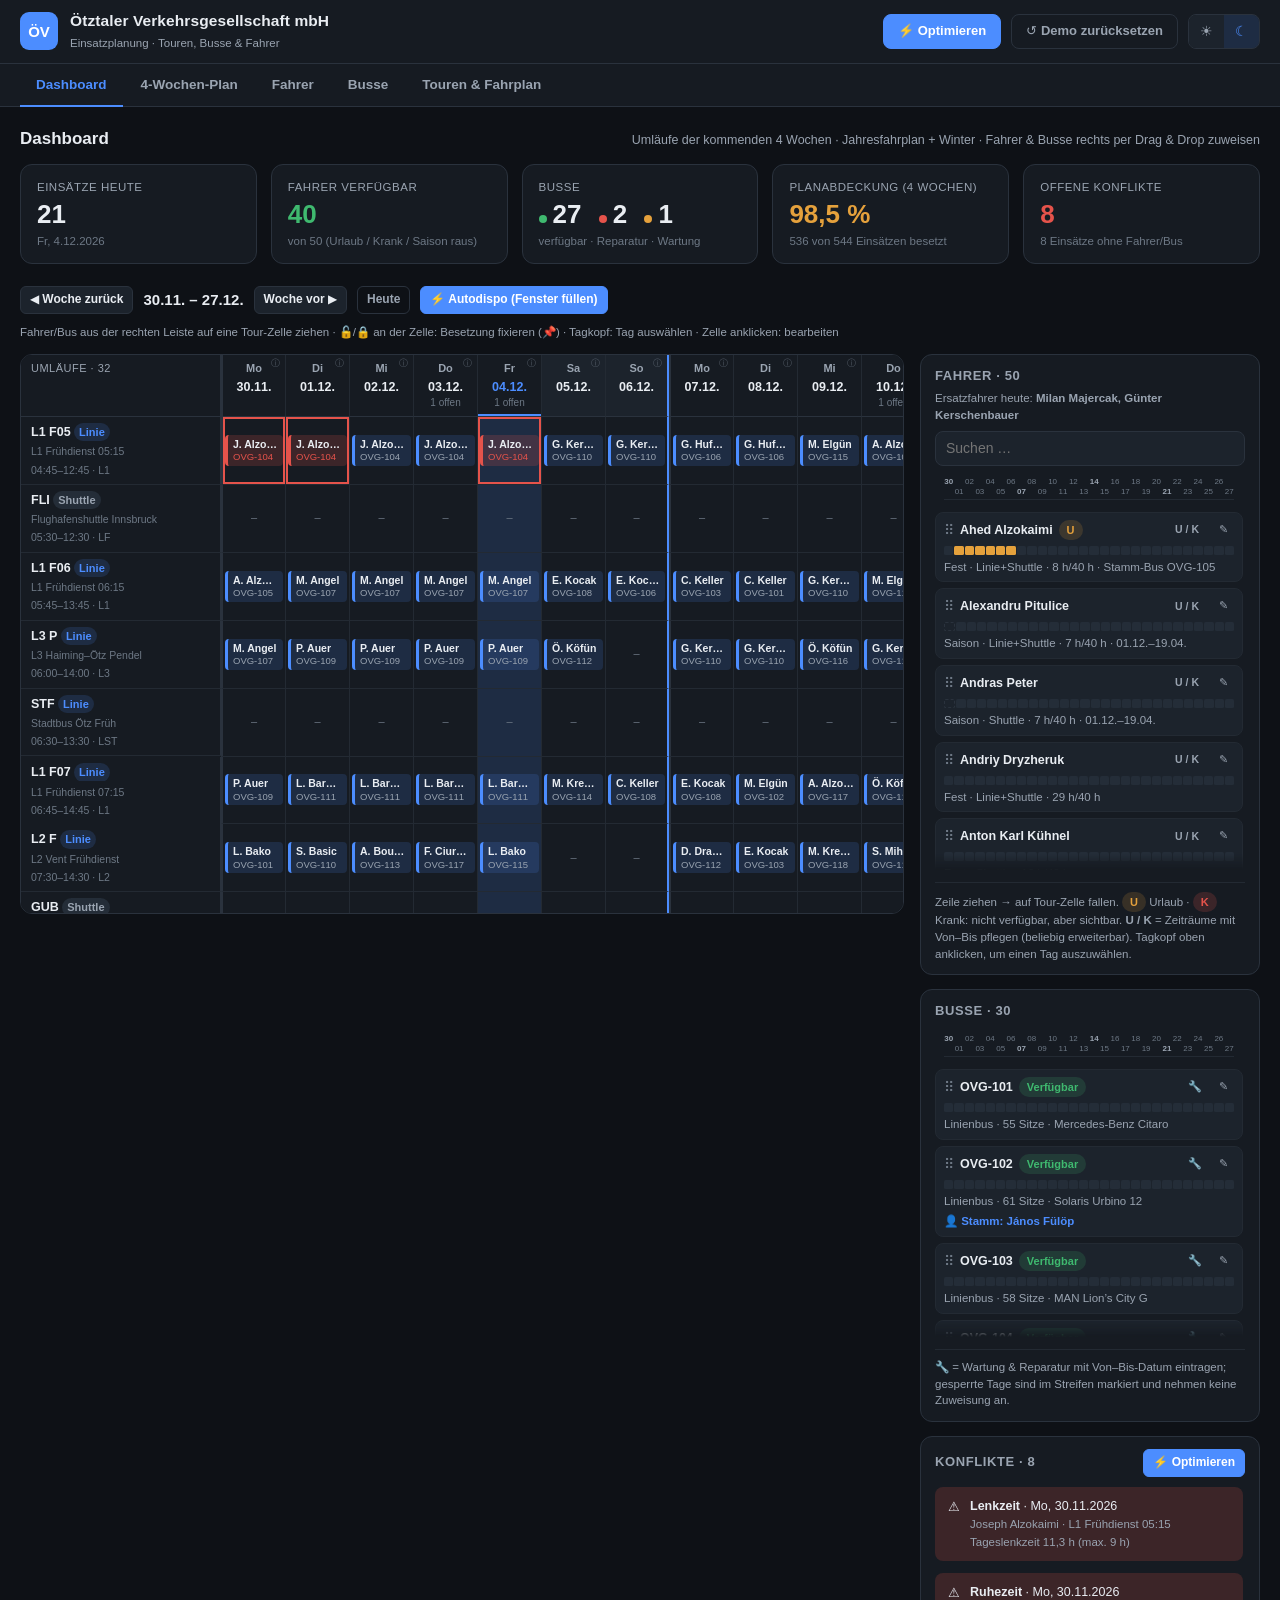
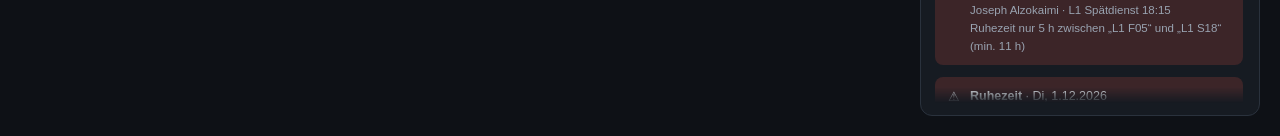
<file: index.html>
<!DOCTYPE html>
<html lang="de" data-theme="dark">
<head>
<meta charset="UTF-8">
<meta name="viewport" content="width=device-width, initial-scale=1">
<title>ÖVG · Einsatzplanung</title>
<link rel="icon" href="data:,">
<link rel="stylesheet" href="css/styles.css">
</head>
<body>
<header class="topbar">
  <div class="brand">
    <div class="logo">ÖV</div>
    <div class="brandtext">
      <h1>Ötztaler Verkehrsgesellschaft mbH</h1>
      <span>Einsatzplanung · Touren, Busse &amp; Fahrer</span>
    </div>
  </div>
  <div class="topactions">
    <button id="btn-optimize" class="btn primary" title="Lücken füllen und Lenkzeit-/Ruhezeit-Konflikte automatisch beheben">⚡ Optimieren</button>
    <button id="btn-reset" class="btn ghost" title="Alle Änderungen verwerfen und Demo-Daten neu generieren">↺ Demo zurücksetzen</button>
    <div class="themeswitch" id="themeswitch" role="group" aria-label="Farbschema umschalten">
      <button data-th="light" title="Helles Design">☀</button>
      <button data-th="dark" title="Dunkles Design">☾</button>
    </div>
  </div>
</header>

<nav class="tabs" id="tabs">
  <button data-tab="dashboard" class="active">Dashboard</button>
  <button data-tab="plan">4-Wochen-Plan</button>
  <button data-tab="fahrer">Fahrer</button>
  <button data-tab="busse">Busse</button>
  <button data-tab="touren">Touren &amp; Fahrplan</button>
</nav>

<main id="view"></main>

<div id="drawer-root"></div>
<div id="modal-root"></div>
<div id="toast-root"></div>

<script src="js/icons.js"></script>
<script src="js/rules.js"></script>
<script src="js/data.js"></script>
<script src="js/planner.js"></script>
<script src="js/dnd.js"></script>
<script src="js/modals.js"></script>
<script src="js/ui.js"></script>
<script src="js/app.js"></script>
</body>
</html>
</file>
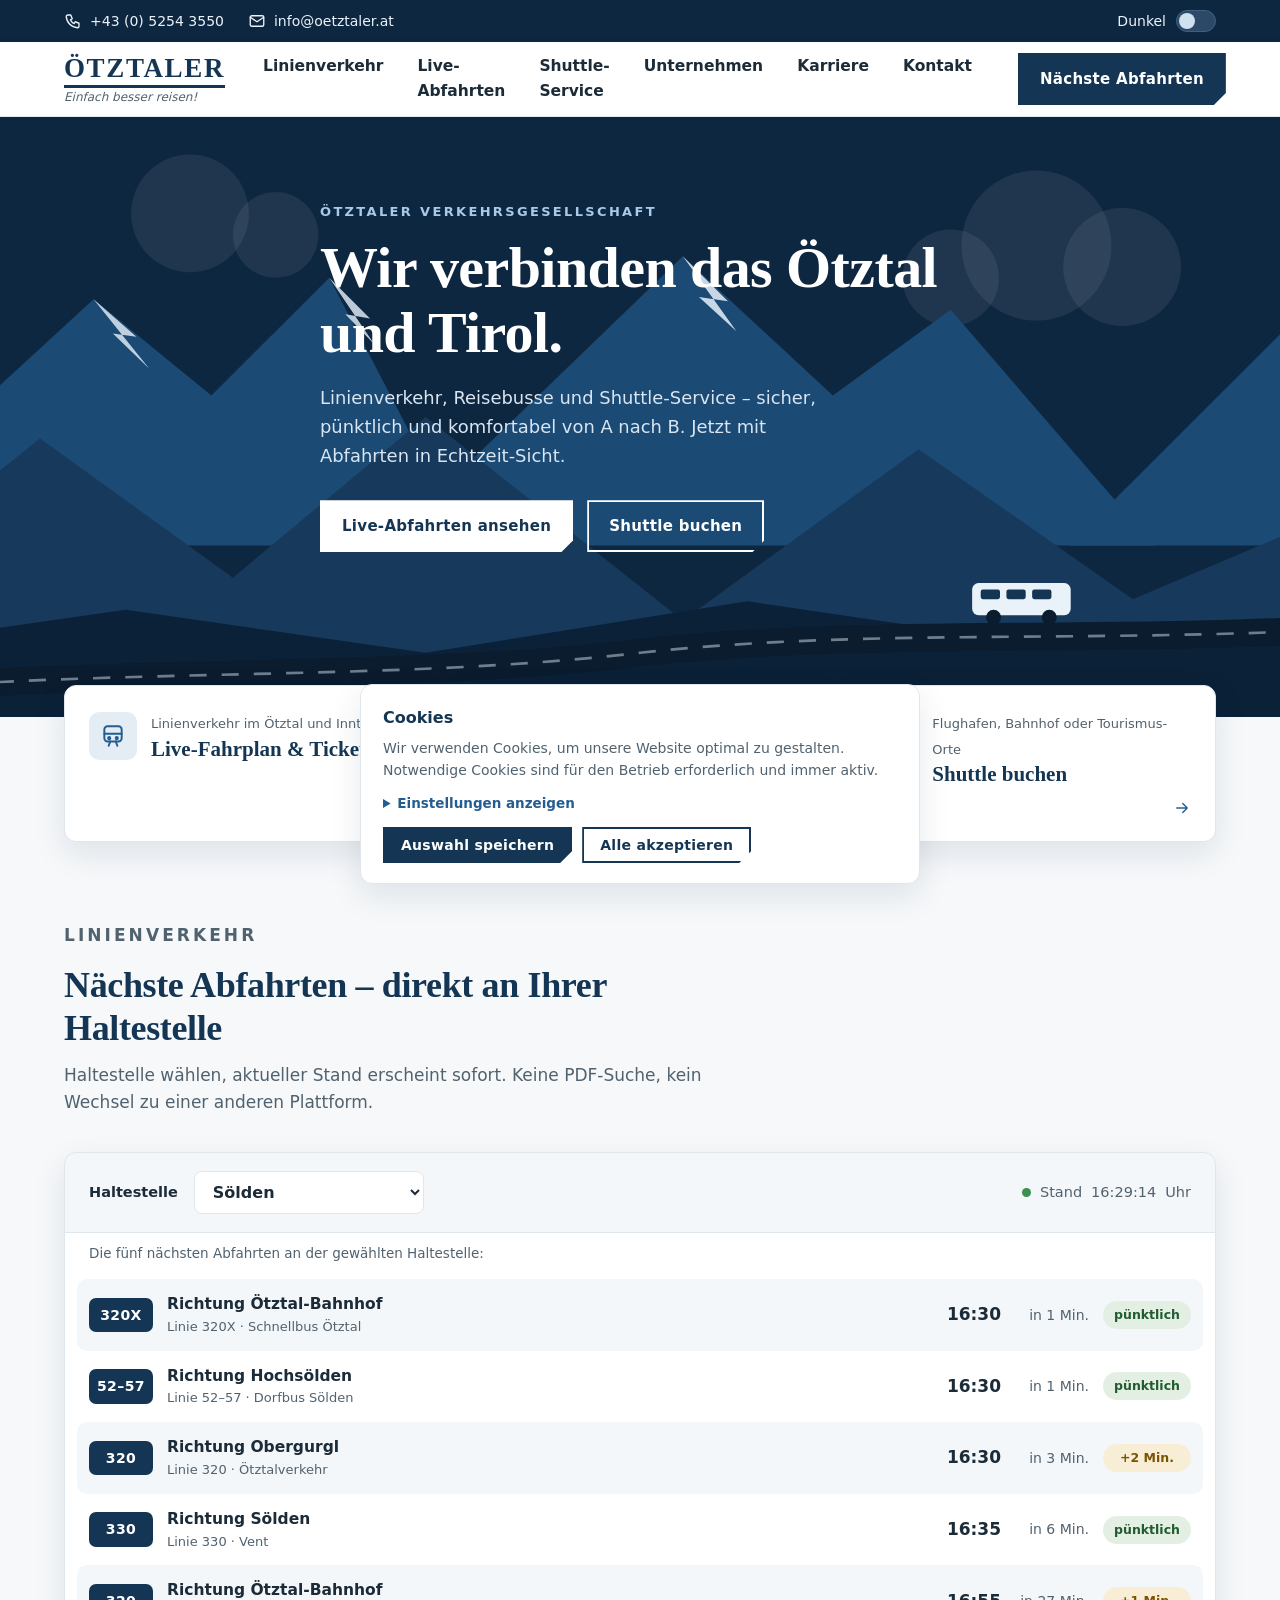
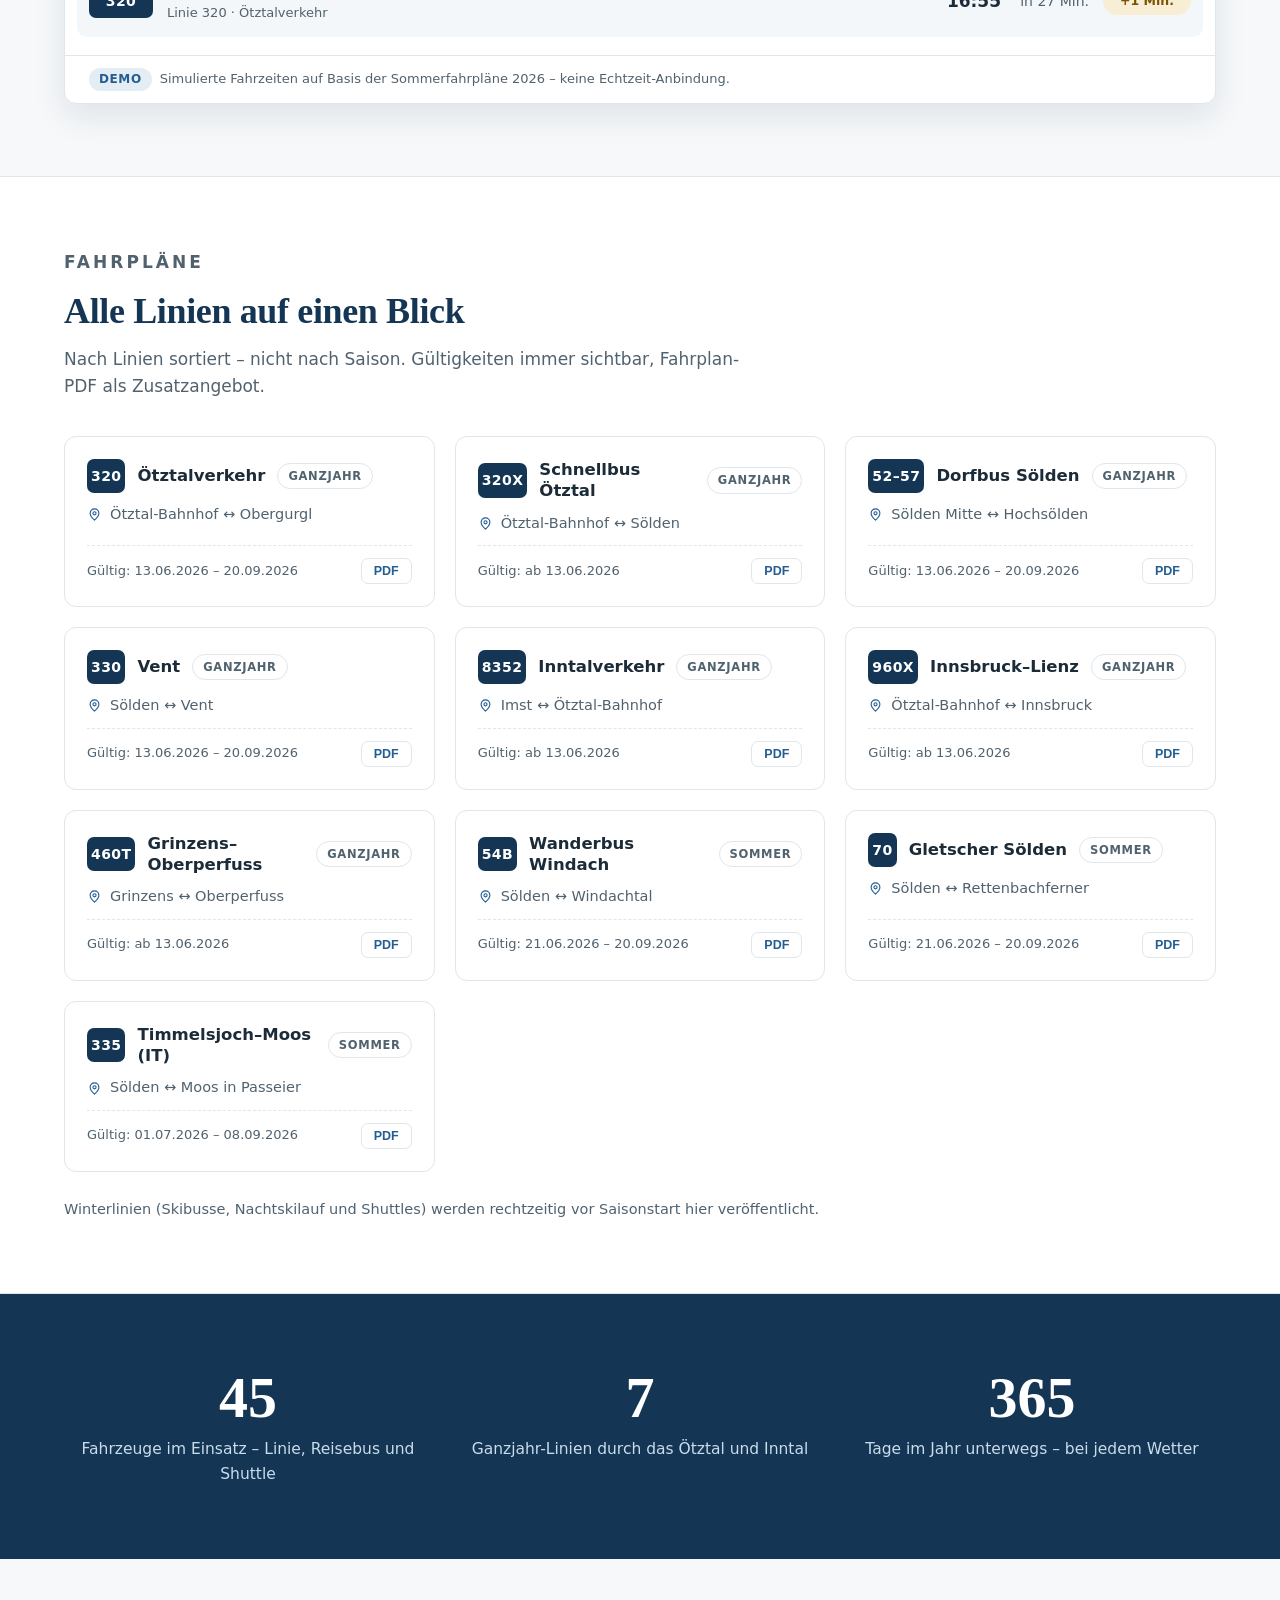
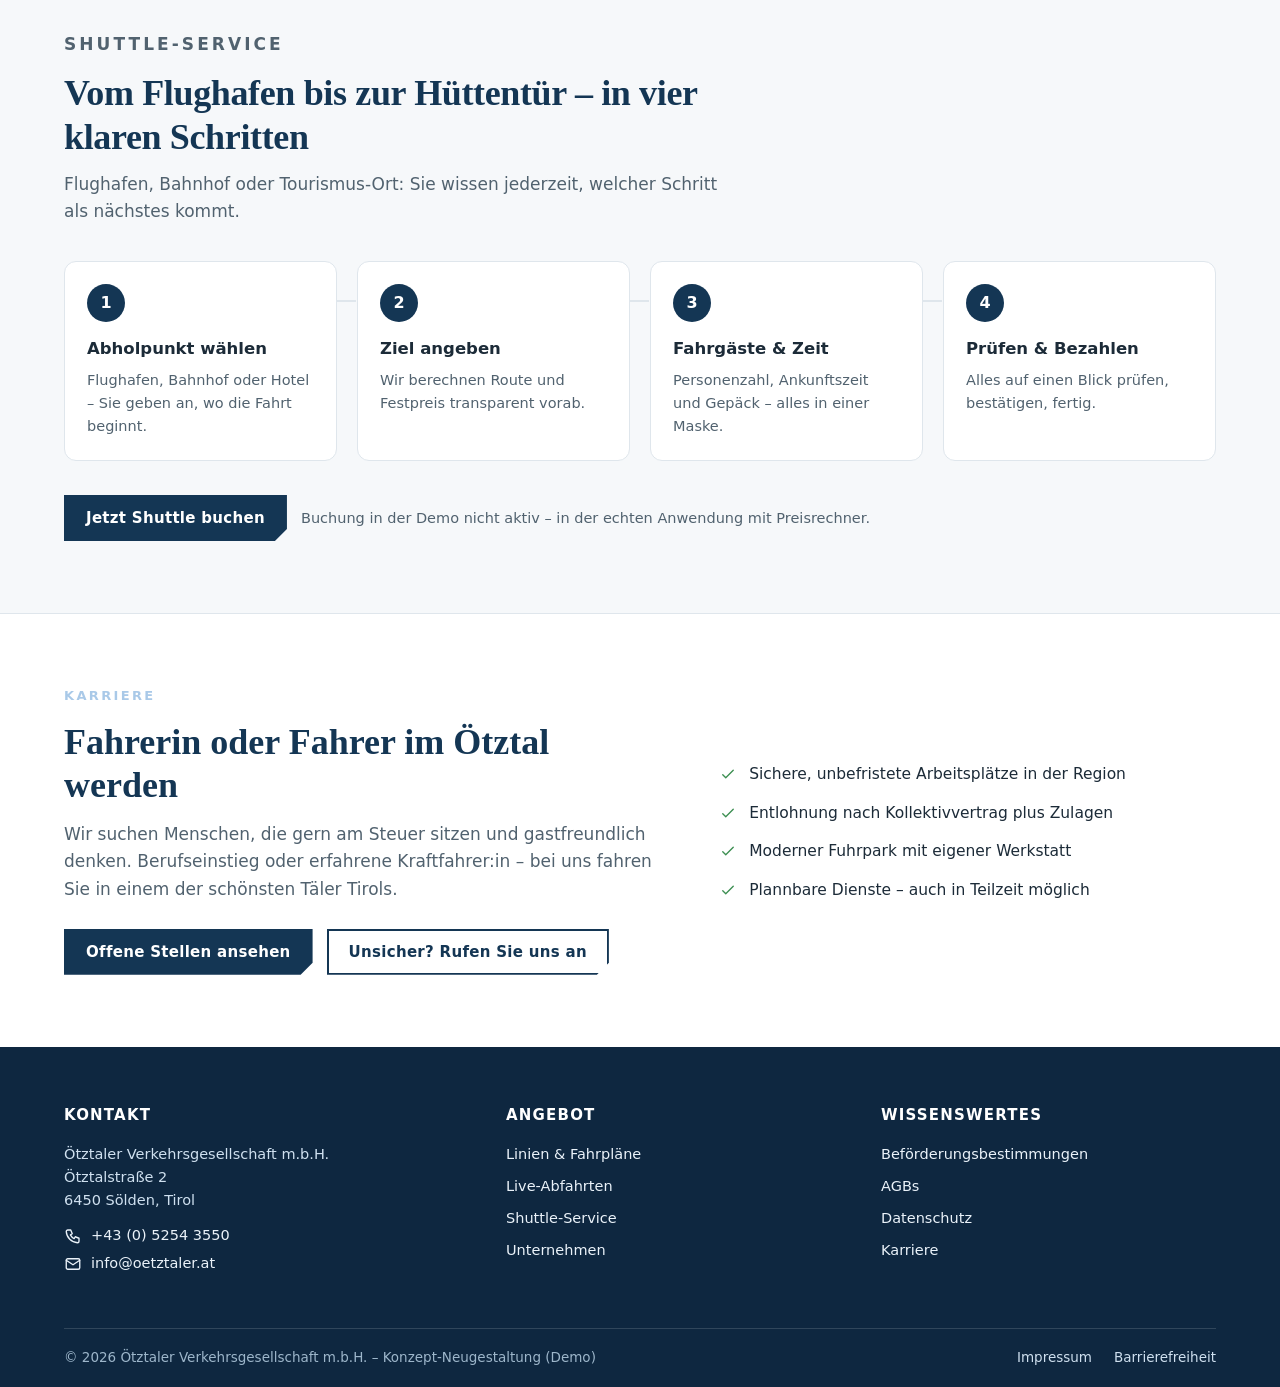
<file: landing/index.html>
<!DOCTYPE html>
<html lang="de">
<head>
<meta charset="UTF-8">
<meta name="viewport" content="width=device-width, initial-scale=1.0">
<title>Ötztaler Verkehrsgesellschaft – Bus &amp; Shuttle im Ötztal</title>
<meta name="description" content="Linienverkehr, Reisebusse und Shuttle-Service im Ötztal: nächste Abfahrten live, Fahrpläne aller Linien und Shuttle-Buchung in vier Schritten.">
<style>
/* ============================================================
   Ötztaler – Konzept-Neugestaltung der Startseite (Demo)
   Eine Datei, kein Framework, keine externen Abhängigkeiten.
   ============================================================ */
:root{
  --navy:#143654;
  --navy-2:#0e2740;
  --navy-3:#1b4a74;
  --blue:#2e6da4;
  --blue-strong:#245d92;
  --sky:#a9c9e8;
  --paper:#f6f8fa;
  --card:#ffffff;
  --ink:#1c2b38;
  --muted:#51626f;
  --line:#dfe6ec;
  --ok-bg:#e4efe4;
  --ok-ink:#215c31;
  --warn-bg:#f8eed6;
  --warn-ink:#7a5400;
  --shadow:0 12px 32px rgba(16,42,66,.10);
  --radius:12px;
  --serif:Georgia,"Iowan Old Style","Times New Roman",serif;
  --sans:system-ui,-apple-system,"Segoe UI",Roboto,"Helvetica Neue",Arial,sans-serif;
}
[data-theme="dark"]{
  --navy:#0c2236;
  --navy-2:#081726;
  --navy-3:#1b4a74;
  --blue:#8ab6dd;
  --blue-strong:#a9c9e8;
  --paper:#0d1926;
  --card:#14283b;
  --ink:#e7eef5;
  --muted:#9fb2c2;
  --line:#23394f;
  --ok-bg:#17301f;
  --ok-ink:#8fd0a1;
  --warn-bg:#33290f;
  --warn-ink:#e3bd6b;
  --shadow:0 12px 32px rgba(0,0,0,.35);
}
*{box-sizing:border-box;margin:0;padding:0}
html{scroll-behavior:smooth}
@media (prefers-reduced-motion:reduce){
  html{scroll-behavior:auto}
  *,*::before,*::after{animation:none!important;transition:none!important}
}
body{
  font-family:var(--sans);
  background:var(--paper);
  color:var(--ink);
  line-height:1.6;
  font-size:16px;
}
img,svg{display:block}
a{color:var(--blue-strong)}
:focus-visible{outline:3px solid var(--blue-strong);outline-offset:2px;border-radius:4px}
.wrap{max-width:1200px;margin:0 auto;padding:0 24px}
.skip{
  position:absolute;left:-999px;top:8px;background:var(--navy);color:#fff;
  padding:10px 16px;border-radius:8px;z-index:200;text-decoration:none
}
.skip:focus{left:8px}

/* ---------- Kopfleiste ---------- */
.topbar{background:var(--navy-2);color:#cfe0ef;font-size:14px}
.topbar .wrap{display:flex;align-items:center;gap:24px;min-height:42px}
.topbar a{color:#eaf2f9;text-decoration:none;display:inline-flex;align-items:center;gap:8px}
.topbar a:hover{color:#fff;text-decoration:underline}
.topbar .spacer{flex:1}
.icon{width:18px;height:18px;stroke:currentColor;fill:none;stroke-width:1.8;stroke-linecap:round;stroke-linejoin:round;flex:none}

/* Darkmode-Schalter */
.theme-toggle{
  display:inline-flex;align-items:center;gap:10px;background:none;border:0;
  color:#eaf2f9;font:inherit;cursor:pointer;padding:4px 0
}
.theme-toggle .track{
  width:40px;height:22px;border-radius:11px;background:#2c4a68;position:relative;
  transition:background .15s;flex:none;border:1px solid #3f6083
}
.theme-toggle .knob{
  position:absolute;top:2px;left:2px;width:16px;height:16px;border-radius:50%;
  background:#cfe0ef;transition:transform .15s
}
.theme-toggle[aria-checked="true"] .track{background:var(--blue)}
.theme-toggle[aria-checked="true"] .knob{transform:translateX(18px);background:#fff}

/* ---------- Hauptnavigation ---------- */
.site-head{
  position:sticky;top:0;z-index:100;background:var(--card);
  border-bottom:1px solid var(--line);box-shadow:0 2px 10px rgba(16,42,66,.05)
}
.site-head .wrap{display:flex;align-items:center;gap:24px;min-height:74px}
.logo{text-decoration:none;color:var(--navy);display:flex;flex-direction:column;line-height:1.1}
.logo .word{
  font-family:var(--serif);font-weight:700;font-size:27px;letter-spacing:.06em;
  border-bottom:3px solid var(--navy);padding-bottom:2px
}
[data-theme="dark"] .logo .word{border-color:var(--sky)}
.logo .claim{font-size:12px;font-style:italic;color:var(--muted);margin-top:3px}
.main-nav{margin-left:auto}
.main-nav ul{list-style:none;display:flex;gap:6px}
.main-nav a{
  display:block;text-decoration:none;color:var(--ink);font-weight:600;font-size:15.5px;
  padding:10px 14px;border-radius:8px
}
.main-nav a:hover{background:var(--paper);color:var(--navy)}
.head-cta{margin-left:8px}
.burger{
  display:none;margin-left:auto;background:var(--navy);border:0;color:#fff;
  width:44px;height:44px;border-radius:8px;cursor:pointer;
  align-items:center;justify-content:center
}
.mobile-nav{display:none}

/* Buttons mit abgeschrägter Ecke (Markenzeichen) */
.btn{
  display:inline-flex;align-items:center;gap:10px;text-decoration:none;cursor:pointer;
  font-weight:700;font-size:15px;letter-spacing:.02em;border:0;font-family:var(--sans);
  padding:14px 22px;
  clip-path:polygon(0 0,100% 0,100% calc(100% - 12px),calc(100% - 12px) 100%,0 100%);
}
.btn-primary{background:var(--navy);color:#fff}
.btn-primary:hover{background:var(--navy-3)}
[data-theme="dark"] .btn-primary{background:var(--sky);color:#0c2236}
[data-theme="dark"] .btn-primary:hover{background:#c3daf0}
[data-theme="dark"] .logo{color:var(--sky)}
[data-theme="dark"] .logo .claim{color:var(--muted)}
.head-cta .btn{white-space:nowrap}
.btn-ghost{background:transparent;color:var(--navy);box-shadow:inset 0 0 0 2px var(--navy)}
.btn-ghost:hover{background:rgba(20,54,84,.07)}
[data-theme="dark"] .btn-ghost{color:var(--ink);box-shadow:inset 0 0 0 2px var(--sky)}
.btn-light{background:#fff;color:var(--navy)}
.btn-light:hover{background:#eaf1f8}

/* ---------- Hero ---------- */
.hero{background:var(--navy);color:#fff;overflow:hidden;position:relative;padding:0}
.hero-art{
  position:absolute;inset:0;width:100%;height:100%;
  display:block
}
.hero-art .sk{fill:var(--navy-2)}
.hero-art .r1{fill:var(--navy-3)}
.hero-art .r2{fill:#16395c}
.hero-art .r3{fill:#0b2138}
.hero-art .road{stroke:#0a1c2e;stroke-width:26;fill:none;stroke-linecap:round}
.hero-art .roadline{stroke:#cfe0ef;stroke-width:2.5;fill:none;stroke-dasharray:16 14;opacity:.5}
.hero-art .busbody{fill:#eaf2f9}
.hero-art .buswin{fill:#143654}
.hero-art .buswheel{fill:#0a1c2e}
.hero-art .cloud{fill:#ffffff;opacity:.07}
.hero-content{
  position:relative;z-index:1;display:flex;align-items:center;
  min-height:clamp(440px,54vw,600px);padding:40px 0 120px
}
.hero-inner{max-width:640px}
.eyebrow{
  font-size:13px;font-weight:700;letter-spacing:.18em;text-transform:uppercase;
  color:var(--sky);margin-bottom:14px
}
.hero h1{
  font-family:var(--serif);font-weight:700;font-size:clamp(34px,4.6vw,58px);
  line-height:1.12;letter-spacing:-.01em;margin-bottom:18px
}
.hero .lead{font-size:clamp(16px,1.4vw,19px);color:#d9e6f2;max-width:520px;margin-bottom:30px}
.hero-actions{display:flex;flex-wrap:wrap;gap:14px}

/* Quick-Actions-Karten */
.quick{
  background:var(--paper);padding:64px 0 8px
}
.quick-grid{display:grid;grid-template-columns:repeat(3,1fr);gap:20px;margin-top:-96px;position:relative;z-index:5}
.quick-card{
  background:var(--card);border:1px solid var(--line);border-radius:var(--radius);
  box-shadow:var(--shadow);padding:24px;text-decoration:none;color:var(--ink);
  display:flex;flex-direction:column;gap:6px;transition:transform .15s,box-shadow .15s
}
.quick-card:hover{transform:translateY(-3px);box-shadow:0 16px 36px rgba(16,42,66,.16)}
.quick-card .qtop{display:flex;align-items:center;gap:14px;margin-bottom:6px}
.qicon{
  width:48px;height:48px;border-radius:10px;background:rgba(46,109,164,.12);
  display:flex;align-items:center;justify-content:center;color:var(--blue-strong);flex:none
}
.qicon .icon{width:26px;height:26px}
.qsmall{font-size:13px;color:var(--muted)}
.qtitle{font-family:var(--serif);font-size:21px;font-weight:700;color:var(--navy);line-height:1.25}
[data-theme="dark"] .qtitle{color:var(--sky)}
.qarrow{margin-top:auto;align-self:flex-end;color:var(--blue-strong)}

/* ---------- Sektionen allgemein ---------- */
section{padding:72px 0}
.section-head{max-width:680px;margin-bottom:36px}
.section-head h2{
  font-family:var(--serif);font-size:clamp(26px,3vw,36px);color:var(--navy);
  line-height:1.2;margin-bottom:12px;letter-spacing:-.01em
}
[data-theme="dark"] .section-head h2{color:var(--sky)}
.section-head p{color:var(--muted);font-size:17px}

/* ---------- Live-Abfahrten ---------- */
#abfahrten{background:var(--paper)}
.widget{
  background:var(--card);border:1px solid var(--line);border-radius:var(--radius);
  box-shadow:var(--shadow);overflow:hidden
}
.widget-bar{
  display:flex;flex-wrap:wrap;align-items:center;gap:16px;
  padding:18px 24px;border-bottom:1px solid var(--line);background:rgba(46,109,164,.05)
}
.widget-bar label{font-weight:700;font-size:14.5px;color:var(--ink)}
select#stop{
  font:inherit;font-weight:600;color:var(--ink);background:var(--card);
  border:1.5px solid var(--line);border-radius:8px;padding:10px 14px;min-width:230px;cursor:pointer
}
.clock{
  margin-left:auto;display:flex;align-items:center;gap:9px;color:var(--muted);
  font-variant-numeric:tabular-nums;font-size:14.5px
}
.clock .dot{width:9px;height:9px;border-radius:50%;background:#3d8f52;flex:none}
.abf-hint{padding:10px 24px 0;color:var(--muted);font-size:13.5px}
.abf-list{list-style:none;padding:14px 12px 18px}
.abf-row{
  display:grid;grid-template-columns:64px 1fr auto auto auto;gap:14px;align-items:center;
  padding:13px 12px;border-radius:10px
}
.abf-row:nth-child(odd){background:rgba(46,109,164,.05)}
.lchip{
  background:var(--navy);color:#fff;font-weight:700;font-size:14px;text-align:center;
  padding:6px 4px;border-radius:7px;letter-spacing:.03em
}
.abf-dir{min-width:0}
.abf-dir .dir{display:block;font-weight:700;font-size:15.5px;white-space:nowrap;overflow:hidden;text-overflow:ellipsis}
.abf-dir .ln{display:block;font-size:13px;color:var(--muted)}
.abf-time{font-weight:700;font-size:17px;font-variant-numeric:tabular-nums}
.abf-in{color:var(--muted);font-size:14px;font-variant-numeric:tabular-nums;min-width:74px;text-align:right}
.badge{
  font-size:12.5px;font-weight:700;padding:4px 10px;border-radius:999px;
  min-width:88px;text-align:center
}
.badge-ok{background:var(--ok-bg);color:var(--ok-ink)}
.badge-warn{background:var(--warn-bg);color:var(--warn-ink)}
.badge-neutral{background:rgba(46,109,164,.10);color:var(--blue-strong)}
.abf-empty{padding:26px 24px;color:var(--muted);font-size:15.5px}
.widget-foot{
  display:flex;gap:8px;align-items:center;padding:12px 24px;border-top:1px solid var(--line);
  color:var(--muted);font-size:13px
}
.demo-chip{
  background:rgba(46,109,164,.12);color:var(--blue-strong);font-weight:700;
  font-size:12px;padding:2px 10px;border-radius:999px;letter-spacing:.05em
}

/* ---------- Linien ---------- */
#linien{background:var(--card);border-top:1px solid var(--line);border-bottom:1px solid var(--line)}
.line-grid{display:grid;grid-template-columns:repeat(3,1fr);gap:20px}
.line-card{
  border:1px solid var(--line);border-radius:var(--radius);padding:22px;background:var(--card);
  display:flex;flex-direction:column;gap:10px
}
.line-top{display:flex;align-items:center;gap:12px}
.line-name{font-weight:700;font-size:16.5px;line-height:1.3}
.line-route{color:var(--muted);font-size:14.5px;display:flex;align-items:center;gap:8px;flex-wrap:wrap}
.line-route .icon{width:15px;height:15px;color:var(--blue-strong)}
.line-meta{display:flex;align-items:center;gap:10px;margin-top:auto;padding-top:12px;border-top:1px dashed var(--line)}
.line-valid{font-size:13px;color:var(--muted)}
.pdf-btn{
  margin-left:auto;font-size:12.5px;font-weight:700;color:var(--blue-strong);
  background:none;border:1.5px solid var(--line);border-radius:7px;padding:5px 12px;cursor:pointer
}
.pdf-btn:hover{border-color:var(--blue-strong)}
.season-tag{
  font-size:11.5px;font-weight:700;letter-spacing:.06em;text-transform:uppercase;
  color:var(--muted);border:1px solid var(--line);border-radius:999px;padding:3px 10px
}
.line-note{margin-top:26px;color:var(--muted);font-size:14.5px}

/* ---------- Zahlen ---------- */
.facts{background:var(--navy);color:#fff}
.facts .wrap{display:grid;grid-template-columns:repeat(3,1fr);gap:24px;text-align:center}
.fact b{
  display:block;font-family:var(--serif);font-size:clamp(40px,5vw,58px);
  line-height:1.1;margin-bottom:6px
}
.fact span{color:#c9dcEC;font-size:15.5px}

/* ---------- Shuttle ---------- */
#shuttle .steps{display:grid;grid-template-columns:repeat(4,1fr);gap:20px;margin:8px 0 34px}
.step{
  background:var(--card);border:1px solid var(--line);border-radius:var(--radius);
  padding:22px;position:relative
}
.step .num{
  width:38px;height:38px;border-radius:50%;background:var(--navy);color:#fff;
  font-weight:700;display:flex;align-items:center;justify-content:center;margin-bottom:14px
}
[data-theme="dark"] .step .num{background:var(--sky);color:#0c2236}
.step h3{font-size:16.5px;margin-bottom:6px}
.step p{color:var(--muted);font-size:14.5px}
.step::after{
  content:"";position:absolute;top:38px;right:-20px;width:20px;height:2px;background:var(--line)
}
.step:last-child::after{display:none}
#shuttle .cta-row{display:flex;gap:14px;align-items:center;flex-wrap:wrap}
.cta-note{color:var(--muted);font-size:14.5px}

/* ---------- Karriere ---------- */
#karriere{background:var(--card);border-top:1px solid var(--line)}
.karriere-grid{display:grid;grid-template-columns:1.1fr .9fr;gap:48px;align-items:center}
.benefits{list-style:none;display:flex;flex-direction:column;gap:14px;margin-top:4px}
.benefits li{display:flex;gap:12px;align-items:flex-start;font-size:15.5px}
.benefits .icon{color:#3d8f52;margin-top:3px}
.karriere-cta{display:flex;gap:14px;flex-wrap:wrap;margin-top:26px}

/* ---------- Footer ---------- */
footer{background:var(--navy-2);color:#cfe0ef;padding:56px 0 0;font-size:14.5px}
.foot-grid{display:grid;grid-template-columns:1.2fr 1fr 1fr;gap:40px;padding-bottom:40px}
.foot-grid h3{color:#fff;font-size:15px;letter-spacing:.08em;text-transform:uppercase;margin-bottom:16px}
.foot-grid p{margin-bottom:8px}
.foot-grid a{color:#eaf2f9;text-decoration:none}
.foot-grid a:hover{text-decoration:underline}
.foot-grid ul{list-style:none;display:flex;flex-direction:column;gap:9px}
.foot-contact a{display:inline-flex;gap:9px;align-items:center}
.foot-bottom{
  border-top:1px solid rgba(255,255,255,.14);padding:18px 0;
  display:flex;gap:20px;flex-wrap:wrap;align-items:center;font-size:13.5px;color:#9db6ca
}
.foot-bottom .legal{margin-left:auto;display:flex;gap:22px}
.foot-bottom a{color:#cfe0ef;text-decoration:none}
.foot-bottom a:hover{text-decoration:underline}

/* ---------- Mobile-Aktionsleiste ---------- */
.mobilebar{
  display:none;position:fixed;left:0;right:0;bottom:0;z-index:150;
  background:var(--card);border-top:1px solid var(--line);
  box-shadow:0 -6px 20px rgba(16,42,66,.10);
  padding:6px 4px calc(6px + env(safe-area-inset-bottom))
}
.mobilebar ul{list-style:none;display:grid;grid-template-columns:repeat(4,1fr)}
.mobilebar a{
  display:flex;flex-direction:column;align-items:center;gap:3px;
  text-decoration:none;color:var(--ink);font-size:11px;font-weight:600;padding:7px 2px;border-radius:8px
}
.mobilebar .icon{width:21px;height:21px;color:var(--blue-strong)}
body.has-mobilebar{padding-bottom:72px}
@media (min-width:721px){body.has-mobilebar{padding-bottom:0}}

/* ---------- Cookie-Hinweis (deutsch, nicht blockierend) ---------- */
.cookie{
  position:fixed;left:16px;right:16px;bottom:16px;z-index:180;
  background:var(--card);color:var(--ink);border:1px solid var(--line);
  border-radius:var(--radius);box-shadow:var(--shadow);
  padding:20px 22px;max-width:560px;margin:0 auto
}
@media (max-width:720px){.cookie{bottom:82px}}
.cookie[hidden]{display:none}
.cookie h2{font-size:16px;margin-bottom:6px;color:var(--navy)}
[data-theme="dark"] .cookie h2{color:var(--sky)}
.cookie p{font-size:14px;color:var(--muted);margin-bottom:12px}
.cookie-row{display:flex;gap:10px;flex-wrap:wrap}
.cookie .btn{padding:10px 18px;font-size:14px}
.cookie-details{margin:0 0 12px}
.cookie-details summary{cursor:pointer;font-size:13.5px;color:var(--blue-strong);font-weight:600}
.cookie-checks{display:flex;gap:18px;flex-wrap:wrap;padding:10px 0 0;font-size:14px}
.cookie-checks label{display:flex;gap:8px;align-items:center}
.cookie-checks input[type=checkbox]{width:17px;height:17px;accent-color:var(--navy)}
.cookie-checks .off{color:var(--muted)}

/* ---------- Toast ---------- */
.toast{
  position:fixed;left:50%;bottom:24px;transform:translateX(-50%) translateY(8px);
  background:var(--navy-2);color:#fff;padding:11px 20px;border-radius:10px;
  font-size:14.5px;box-shadow:var(--shadow);opacity:0;pointer-events:none;
  transition:opacity .2s,transform .2s;z-index:300;max-width:90vw;text-align:center
}
.toast.show{opacity:1;transform:translateX(-50%) translateY(0)}

/* ---------- Responsive ---------- */
@media (max-width:1080px){
  .main-nav,.head-cta{display:none}
  .burger{display:flex}
  .site-head{position:relative}
  .mobile-nav{
    display:none;position:absolute;top:100%;left:0;right:0;background:var(--card);
    border-bottom:1px solid var(--line);box-shadow:0 18px 30px rgba(16,42,66,.14)
  }
  .mobile-nav.open{display:block}
  .mobile-nav ul{list-style:none;padding:10px 16px 18px}
  .mobile-nav a{
    display:block;padding:14px 10px;text-decoration:none;color:var(--ink);
    font-weight:600;font-size:17px;border-bottom:1px solid var(--line)
  }
  .mobile-nav li:last-child a{border-bottom:0}
  .line-grid{grid-template-columns:repeat(2,1fr)}
  #shuttle .steps{grid-template-columns:repeat(2,1fr)}
  .step::after{display:none}
  .karriere-grid{grid-template-columns:1fr}
}
@media (max-width:720px){
  .quick-grid{grid-template-columns:1fr;margin-top:-72px}
  .quick-card{flex-direction:row;align-items:center;gap:16px}
  .quick-card .qtop{margin-bottom:0}
  .qtitle{font-size:18px}
  .qarrow{margin-top:0;margin-left:auto}
  .line-grid{grid-template-columns:1fr}
  .facts .wrap{grid-template-columns:1fr;gap:30px}
  #shuttle .steps{grid-template-columns:1fr}
  .foot-grid{grid-template-columns:1fr;gap:28px}
  .abf-row{grid-template-columns:52px 1fr auto;grid-template-rows:auto auto;row-gap:4px}
  .abf-dir{grid-column:2/3}
  .abf-dir .dir{white-space:normal}
  .abf-time{grid-column:3/4}
  .abf-in{grid-column:2/3;text-align:left;min-width:0}
  .badge{grid-column:3/4;align-self:center}
  .topbar .hide-sm{display:none}
  .clock{margin-left:0}
  .widget-bar{align-items:flex-start;flex-direction:column;gap:10px}
  select#stop{width:100%}
  .mobilebar{display:block}
  body{padding-bottom:70px}
  section{padding:52px 0}
}
</style>
</head>
<body class="has-mobilebar">
<a class="skip" href="#main">Zum Inhalt springen</a>

<!-- Kopfzeile: direkte Kontakte + Dunkel-Umschalter -->
<div class="topbar">
  <div class="wrap">
    <a href="tel:+4352543550">
      <svg class="icon" viewBox="0 0 24 24" aria-hidden="true"><path d="M5 4h4l2 5-2.5 1.5a12 12 0 0 0 5 5L15 13l5 2v4a2 2 0 0 1-2 2A16 16 0 0 1 3 6a2 2 0 0 1 2-2Z"/></svg>
      +43 (0) 5254 3550
    </a>
    <a class="hide-sm" href="mailto:info@oetztaler.at">
      <svg class="icon" viewBox="0 0 24 24" aria-hidden="true"><rect x="3" y="5" width="18" height="14" rx="2"/><path d="m3 7 9 6 9-6"/></svg>
      info@oetztaler.at
    </a>
    <span class="spacer"></span>
    <button class="theme-toggle" id="themeToggle" role="switch" aria-checked="false">
      Dunkel
      <span class="track"><span class="knob"></span></span>
    </button>
  </div>
</div>

<!-- Hauptnavigation -->
<header class="site-head">
  <div class="wrap">
    <a class="logo" href="#" aria-label="Ötztaler Verkehrsgesellschaft – zur Startseite">
      <span class="word">ÖTZTALER</span>
      <span class="claim">Einfach besser reisen!</span>
    </a>
    <nav class="main-nav" aria-label="Hauptnavigation">
      <ul>
        <li><a href="#linien">Linienverkehr</a></li>
        <li><a href="#abfahrten">Live-Abfahrten</a></li>
        <li><a href="#shuttle">Shuttle-Service</a></li>
        <li><a href="#unternehmen">Unternehmen</a></li>
        <li><a href="#karriere">Karriere</a></li>
        <li><a href="#kontakt">Kontakt</a></li>
      </ul>
    </nav>
    <span class="head-cta">
      <a class="btn btn-primary" href="#abfahrten">Nächste Abfahrten</a>
    </span>
    <button class="burger" id="burger" aria-expanded="false" aria-controls="mobileNav" aria-label="Menü öffnen">
      <svg class="icon" viewBox="0 0 24 24" style="width:24px;height:24px" aria-hidden="true"><path d="M4 7h16M4 12h16M4 17h16"/></svg>
    </button>
  </div>
  <nav class="mobile-nav" id="mobileNav" aria-label="Mobile Navigation">
    <ul>
      <li><a href="#linien">Linienverkehr</a></li>
      <li><a href="#abfahrten">Live-Abfahrten</a></li>
      <li><a href="#shuttle">Shuttle-Service</a></li>
      <li><a href="#unternehmen">Unternehmen</a></li>
      <li><a href="#karriere">Karriere</a></li>
      <li><a href="#kontakt">Kontakt</a></li>
    </ul>
  </nav>
</header>

<main id="main">

  <!-- Hero -->
  <section class="hero" style="padding:0" aria-label="Begrüßung">
    <svg class="hero-art" viewBox="0 0 1440 560" preserveAspectRatio="xMidYMid slice" role="img" aria-label="Stilisierte Ötztaler Berglandschaft mit Bus auf der Talstraße">
      <rect class="sk" x="0" y="0" width="1440" height="560"/>
      <circle class="cloud" cx="1090" cy="120" r="70"/>
      <circle class="cloud" cx="1170" cy="140" r="55"/>
      <circle class="cloud" cx="1010" cy="150" r="45"/>
      <circle class="cloud" cx="300" cy="90" r="55"/>
      <circle class="cloud" cx="380" cy="110" r="40"/>
      <!-- Gipfel mit Schneekappen -->
      <g>
        <path class="r1" d="M-40 400 L210 170 L320 260 L430 150 L560 400 Z"/>
        <path d="M210 170 L250 205 L228 202 L262 235 L210 170 Z" fill="#dbe7f2" opacity=".85"/>
        <path d="M430 150 L468 188 L445 184 L472 212 L430 150 Z" fill="#dbe7f2" opacity=".85"/>
        <path class="r1" d="M480 400 L760 130 L900 260 L1010 180 L1200 400 Z"/>
        <path d="M760 130 L802 172 L775 168 L810 200 L760 130 Z" fill="#dbe7f2" opacity=".9"/>
        <path class="r1" d="M1120 400 L1320 200 L1440 300 L1440 400 Z"/>
        <path d="M1320 200 L1350 230 L1332 227 L1352 246 L1320 200 Z" fill="#dbe7f2" opacity=".85"/>
      </g>
      <!-- Mittlere Berge -->
      <path class="r2" d="M-40 460 L160 300 L340 430 L520 280 L760 470 L980 310 L1180 450 L1440 340 L1440 560 L-40 560 Z"/>
      <!-- Vordergrund-Tal -->
      <path class="r3" d="M-40 560 L-40 500 L240 460 L520 500 L820 452 L1120 496 L1440 470 L1440 560 Z"/>
      <!-- Talstraße mit Bus -->
      <path class="road" d="M-60 540 C 240 512, 480 528, 720 500 C 960 474, 1180 496, 1500 470"/>
      <path class="roadline" d="M-60 540 C 240 512, 480 528, 720 500 C 960 474, 1180 496, 1500 470"/>
      <g transform="translate(1030 435)">
        <rect class="busbody" x="0" y="0" width="92" height="30" rx="6"/>
        <rect class="buswin" x="8" y="6" width="18" height="9" rx="2"/>
        <rect class="buswin" x="32" y="6" width="18" height="9" rx="2"/>
        <rect class="buswin" x="56" y="6" width="18" height="9" rx="2"/>
        <circle class="buswheel" cx="20" cy="32" r="7"/>
        <circle class="buswheel" cx="72" cy="32" r="7"/>
      </g>
    </svg>
    <div class="hero-content">
      <div class="wrap">
        <div class="hero-inner">
          <p class="eyebrow">Ötztaler Verkehrsgesellschaft</p>
          <h1>Wir verbinden das Ötztal und Tirol.</h1>
          <p class="lead">Linienverkehr, Reisebusse und Shuttle-Service – sicher, pünktlich und komfortabel von A nach B. Jetzt mit Abfahrten in Echtzeit-Sicht.</p>
          <div class="hero-actions">
            <a class="btn btn-light" href="#abfahrten">Live-Abfahrten ansehen</a>
            <a class="btn btn-ghost" style="color:#fff;box-shadow:inset 0 0 0 2px #fff" href="#shuttle">Shuttle buchen</a>
          </div>
        </div>
      </div>
    </div>
  </section>

  <!-- Schnellzugriffe -->
  <div class="quick">
    <div class="wrap">
      <div class="quick-grid">
        <a class="quick-card" href="#abfahrten">
          <span class="qtop">
            <span class="qicon"><svg class="icon" viewBox="0 0 24 24" aria-hidden="true"><rect x="4" y="3" width="16" height="14" rx="3"/><path d="M4 10h16M8 21l1.5-4M16 21l-1.5-4"/><circle cx="8.5" cy="14" r="1"/><circle cx="15.5" cy="14" r="1"/></svg></span>
            <span><span class="qsmall">Linienverkehr im Ötztal und Inntal</span><span class="qtitle" style="display:block">Live-Fahrplan &amp; Tickets</span></span>
          </span>
          <span class="qarrow"><svg class="icon" viewBox="0 0 24 24" aria-hidden="true"><path d="M5 12h14m-6-6 6 6-6 6"/></svg></span>
        </a>
        <a class="quick-card" href="#kontakt">
          <span class="qtop">
            <span class="qicon"><svg class="icon" viewBox="0 0 24 24" aria-hidden="true"><rect x="4" y="3" width="16" height="14" rx="3"/><path d="M4 10h16M8 21l1.5-4M16 21l-1.5-4"/><circle cx="8.5" cy="14" r="1"/><circle cx="15.5" cy="14" r="1"/></svg></span>
            <span><span class="qsmall">Reisen und Ausflüge mit dem Ötztaler</span><span class="qtitle" style="display:block">Einen Bus anfragen</span></span>
          </span>
          <span class="qarrow"><svg class="icon" viewBox="0 0 24 24" aria-hidden="true"><path d="M5 12h14m-6-6 6 6-6 6"/></svg></span>
        </a>
        <a class="quick-card" href="#shuttle">
          <span class="qtop">
            <span class="qicon"><svg class="icon" viewBox="0 0 24 24" aria-hidden="true"><path d="M9 20l-5-3V6l5 3 6-3 5 3v11l-5-3-6 3Z"/><path d="M9 9v11m6-14v11"/></svg></span>
            <span><span class="qsmall">Flughafen, Bahnhof oder Tourismus-Orte</span><span class="qtitle" style="display:block">Shuttle buchen</span></span>
          </span>
          <span class="qarrow"><svg class="icon" viewBox="0 0 24 24" aria-hidden="true"><path d="M5 12h14m-6-6 6 6-6 6"/></svg></span>
        </a>
      </div>
    </div>
  </div>

  <!-- Live-Abfahrten -->
  <section id="abfahrten" aria-labelledby="abf-title">
    <div class="wrap">
      <div class="section-head">
        <p class="eyebrow">Linienverkehr</p>
        <h2 id="abf-title">Nächste Abfahrten – direkt an Ihrer Haltestelle</h2>
        <p>Haltestelle wählen, aktueller Stand erscheint sofort. Keine PDF-Suche, kein Wechsel zu einer anderen Plattform.</p>
      </div>
      <div class="widget">
        <div class="widget-bar">
          <label for="stop">Haltestelle</label>
          <select id="stop"></select>
          <span class="clock"><span class="dot" aria-hidden="true"></span> Stand <span id="clock">–</span> Uhr</span>
        </div>
        <p class="abf-hint">Die fünf nächsten Abfahrten an der gewählten Haltestelle:</p>
        <ul class="abf-list" id="abfList"></ul>
        <noscript><p class="abf-empty" style="padding:0 24px 18px">Für die Live-Abfahrten wird JavaScript benötigt.</p></noscript>
        <div class="widget-foot">
          <span class="demo-chip">DEMO</span>
          <span>Simulierte Fahrzeiten auf Basis der Sommerfahrpläne 2026 – keine Echtzeit-Anbindung.</span>
        </div>
      </div>
    </div>
  </section>

  <!-- Linienübersicht -->
  <section id="linien" aria-labelledby="lin-title">
    <div class="wrap">
      <div class="section-head">
        <p class="eyebrow">Fahrpläne</p>
        <h2 id="lin-title">Alle Linien auf einen Blick</h2>
        <p>Nach Linien sortiert – nicht nach Saison. Gültigkeiten immer sichtbar, Fahrplan-PDF als Zusatzangebot.</p>
      </div>
      <div class="line-grid" id="lineGrid"></div>
      <p class="line-note">Winterlinien (Skibusse, Nachtskilauf und Shuttles) werden rechtzeitig vor Saisonstart hier veröffentlicht.</p>
    </div>
  </section>

  <!-- Zahlen -->
  <section class="facts" id="unternehmen" aria-labelledby="facts-title">
    <div class="wrap">
      <h2 id="facts-title" class="visually-hidden" style="position:absolute;left:-999px">Der Ötztaler in Zahlen</h2>
      <div class="fact"><b>45</b><span>Fahrzeuge im Einsatz – Linie, Reisebus und Shuttle</span></div>
      <div class="fact"><b>7</b><span>Ganzjahr-Linien durch das Ötztal und Inntal</span></div>
      <div class="fact"><b>365</b><span>Tage im Jahr unterwegs – bei jedem Wetter</span></div>
    </div>
  </section>

  <!-- Shuttle in vier Schritten -->
  <section id="shuttle" aria-labelledby="sh-title">
    <div class="wrap">
      <div class="section-head">
        <p class="eyebrow">Shuttle-Service</p>
        <h2 id="sh-title">Vom Flughafen bis zur Hüttentür – in vier klaren Schritten</h2>
        <p>Flughafen, Bahnhof oder Tourismus-Ort: Sie wissen jederzeit, welcher Schritt als nächstes kommt.</p>
      </div>
      <div class="steps">
        <div class="step"><span class="num">1</span><h3>Abholpunkt wählen</h3><p>Flughafen, Bahnhof oder Hotel – Sie geben an, wo die Fahrt beginnt.</p></div>
        <div class="step"><span class="num">2</span><h3>Ziel angeben</h3><p>Wir berechnen Route und Festpreis transparent vorab.</p></div>
        <div class="step"><span class="num">3</span><h3>Fahrgäste &amp; Zeit</h3><p>Personenzahl, Ankunftszeit und Gepäck – alles in einer Maske.</p></div>
        <div class="step"><span class="num">4</span><h3>Prüfen &amp; Bezahlen</h3><p>Alles auf einen Blick prüfen, bestätigen, fertig.</p></div>
      </div>
      <div class="cta-row">
        <button class="btn btn-primary demo-link" type="button">Jetzt Shuttle buchen</button>
        <span class="cta-note">Buchung in der Demo nicht aktiv – in der echten Anwendung mit Preisrechner.</span>
      </div>
    </div>
  </section>

  <!-- Karriere -->
  <section id="karriere" aria-labelledby="ka-title">
    <div class="wrap">
      <div class="karriere-grid">
        <div>
          <p class="eyebrow">Karriere</p>
          <h2 id="ka-title" style="font-family:var(--serif);font-size:clamp(26px,3vw,36px);color:var(--navy);line-height:1.2;margin-bottom:14px">Fahrerin oder Fahrer im Ötztal werden</h2>
          <p style="color:var(--muted);font-size:17px">Wir suchen Menschen, die gern am Steuer sitzen und gastfreundlich denken. Berufs­einstieg oder erfahrene Kraftfahrer:in – bei uns fahren Sie in einem der schönsten Täler Tirols.</p>
          <div class="karriere-cta">
            <button class="btn btn-primary demo-link" type="button">Offene Stellen ansehen</button>
            <button class="btn btn-ghost demo-link" type="button">Unsicher? Rufen Sie uns an</button>
          </div>
        </div>
        <ul class="benefits">
          <li><svg class="icon" viewBox="0 0 24 24" aria-hidden="true"><path d="m5 13 4 4L19 7"/></svg>Sichere, unbefristete Arbeitsplätze in der Region</li>
          <li><svg class="icon" viewBox="0 0 24 24" aria-hidden="true"><path d="m5 13 4 4L19 7"/></svg>Entlohnung nach Kollektivvertrag plus Zulagen</li>
          <li><svg class="icon" viewBox="0 0 24 24" aria-hidden="true"><path d="m5 13 4 4L19 7"/></svg>Moderner Fuhrpark mit eigener Werkstatt</li>
          <li><svg class="icon" viewBox="0 0 24 24" aria-hidden="true"><path d="m5 13 4 4L19 7"/></svg>Plannbare Dienste – auch in Teilzeit möglich</li>
        </ul>
      </div>
    </div>
  </section>
</main>

<!-- Fußbereich -->
<footer id="kontakt">
  <div class="wrap">
    <div class="foot-grid">
      <div class="foot-contact">
        <h3>Kontakt</h3>
        <p>Ötztaler Verkehrsgesellschaft m.b.H.<br>Ötztalstraße 2<br>6450 Sölden, Tirol</p>
        <p style="margin-top:12px">
          <a href="tel:+4352543550"><svg class="icon" viewBox="0 0 24 24" aria-hidden="true"><path d="M5 4h4l2 5-2.5 1.5a12 12 0 0 0 5 5L15 13l5 2v4a2 2 0 0 1-2 2A16 16 0 0 1 3 6a2 2 0 0 1 2-2Z"/></svg> +43 (0) 5254 3550</a><br>
          <a href="mailto:info@oetztaler.at"><svg class="icon" viewBox="0 0 24 24" aria-hidden="true"><rect x="3" y="5" width="18" height="14" rx="2"/><path d="m3 7 9 6 9-6"/></svg> info@oetztaler.at</a>
        </p>
      </div>
      <div>
        <h3>Angebot</h3>
        <ul>
          <li><a href="#linien">Linien &amp; Fahrpläne</a></li>
          <li><a href="#abfahrten">Live-Abfahrten</a></li>
          <li><a href="#shuttle">Shuttle-Service</a></li>
          <li><a href="#unternehmen">Unternehmen</a></li>
        </ul>
      </div>
      <div>
        <h3>Wissenswertes</h3>
        <ul>
          <li><a href="#" class="demo-link">Beförderungsbestimmungen</a></li>
          <li><a href="#" class="demo-link">AGBs</a></li>
          <li><a href="#" class="demo-link">Datenschutz</a></li>
          <li><a href="#karriere">Karriere</a></li>
        </ul>
      </div>
    </div>
    <div class="foot-bottom">
      <span>© 2026 Ötztaler Verkehrsgesellschaft m.b.H. – Konzept-Neugestaltung (Demo)</span>
      <span class="legal">
        <a href="#" class="demo-link">Impressum</a>
        <a href="#" class="demo-link">Barrierefreiheit</a>
      </span>
    </div>
  </div>
</footer>

<!-- Mobile Aktionsleiste -->
<nav class="mobilebar" aria-label="Schnellaktionen">
  <ul>
    <li><a href="tel:+4352543550"><svg class="icon" viewBox="0 0 24 24" aria-hidden="true"><path d="M5 4h4l2 5-2.5 1.5a12 12 0 0 0 5 5L15 13l5 2v4a2 2 0 0 1-2 2A16 16 0 0 1 3 6a2 2 0 0 1 2-2Z"/></svg>Hotline</a></li>
    <li><a href="#abfahrten"><svg class="icon" viewBox="0 0 24 24" aria-hidden="true"><circle cx="12" cy="12" r="8"/><path d="M12 7v5l3 3"/></svg>Abfahrten</a></li>
    <li><a href="#shuttle"><svg class="icon" viewBox="0 0 24 24" aria-hidden="true"><path d="M9 20l-5-3V6l5 3 6-3 5 3v11l-5-3-6 3Z"/><path d="M9 9v11m6-14v11"/></svg>Shuttle</a></li>
    <li><a href="#karriere"><svg class="icon" viewBox="0 0 24 24" aria-hidden="true"><circle cx="12" cy="8" r="4"/><path d="M4 21c1.5-4 4.5-6 8-6s6.5 2 8 6"/></svg>Karriere</a></li>
  </ul>
</nav>

<!-- Cookie-Hinweis: deutsch, nicht blockierend, Auswahl zuerst -->
<div class="cookie" id="cookie" role="dialog" aria-label="Cookie-Einstellungen" hidden>
  <h2>Cookies</h2>
  <p>Wir verwenden Cookies, um unsere Website optimal zu gestalten. Notwendige Cookies sind für den Betrieb erforderlich und immer aktiv.</p>
  <details class="cookie-details">
    <summary>Einstellungen anzeigen</summary>
    <div class="cookie-checks">
      <label><input type="checkbox" checked disabled> Notwendig <span class="off">(immer aktiv)</span></label>
      <label><input type="checkbox" id="ckStat"> Statistik</label>
      <label><input type="checkbox" id="ckMkt"> Marketing</label>
    </div>
  </details>
  <div class="cookie-row">
    <button class="btn btn-primary" id="ckSave" type="button">Auswahl speichern</button>
    <button class="btn btn-ghost" id="ckAll" type="button">Alle akzeptieren</button>
  </div>
</div>

<div class="toast" id="toast" role="status" aria-live="polite"></div>

<script>
"use strict";
/* ============================================================
   Daten – Demo-Fahrpläne (plausible Zeiten, Sommer 2026)
   Alle Angaben simuliert; Struktur aber an echten Linien orientiert.
   ============================================================ */
const LINES = [
  { nr:"320", name:"Ötztalverkehr", from:"Ötztal-Bahnhof", to:"Obergurgl",
    first:"05:40", last:"20:40", headway:60, season:"Ganzjahr",
    valid:"13.06.2026 – 20.09.2026",
    route:[["Ötztal-Bahnhof",0],["Sautens",7],["Oetz",12],["Tumpen",18],["Umhausen",24],
           ["Längenfeld",34],["Köfels",42],["Sölden",50],["Obergurgl",65]], reverse:true },
  { nr:"320X", name:"Schnellbus Ötztal", from:"Ötztal-Bahnhof", to:"Sölden",
    first:"06:30", last:"18:30", headway:120, season:"Ganzjahr",
    valid:"ab 13.06.2026",
    route:[["Ötztal-Bahnhof",0],["Oetz",10],["Längenfeld",28],["Sölden",44]], reverse:true },
  { nr:"52–57", name:"Dorfbus Sölden", from:"Sölden Mitte", to:"Hochsölden",
    first:"08:00", last:"18:30", headway:30, season:"Ganzjahr",
    valid:"13.06.2026 – 20.09.2026",
    route:[["Sölden",0],["Sölden Mitte",4],["Ötztaler Straße",8],["Hochsölden",14]], reverse:false },
  { nr:"330", name:"Vent", from:"Sölden", to:"Vent",
    first:"07:10", last:"18:10", headway:60, season:"Ganzjahr",
    valid:"13.06.2026 – 20.09.2026",
    route:[["Sölden",0],["Zwieselstein",10],["Vent",25]], reverse:true },
  { nr:"8352", name:"Inntalverkehr", from:"Imst", to:"Ötztal-Bahnhof",
    first:"05:20", last:"20:20", headway:60, season:"Ganzjahr",
    valid:"ab 13.06.2026",
    route:[["Imst",0],["Roppen",12],["Ötztal-Bahnhof",20]], reverse:true },
  { nr:"960X", name:"Innsbruck–Lienz", from:"Ötztal-Bahnhof", to:"Innsbruck",
    first:"06:05", last:"18:05", headway:180, season:"Ganzjahr",
    valid:"ab 13.06.2026",
    route:[["Ötztal-Bahnhof",0],["Telfs",35],["Innsbruck",75]], reverse:true },
  { nr:"460T", name:"Grinzens–Oberperfuss", from:"Grinzens", to:"Oberperfuss",
    first:"06:15", last:"19:15", headway:120, season:"Ganzjahr",
    valid:"ab 13.06.2026",
    route:[["Grinzens",0],["Axams",14],["Oberperfuss",28]], reverse:true },
  { nr:"54B", name:"Wanderbus Windach", from:"Sölden", to:"Windachtal",
    first:"08:30", last:"17:30", headway:90, season:"Sommer",
    valid:"21.06.2026 – 20.09.2026",
    route:[["Sölden",0],["Windachtal",20]], reverse:true },
  { nr:"70", name:"Gletscher Sölden", from:"Sölden", to:"Rettenbachferner",
    first:"08:15", last:"16:45", headway:75, season:"Sommer",
    valid:"21.06.2026 – 20.09.2026",
    route:[["Sölden",0],["Zwieselstein",12],["Rettenbachferner",35]], reverse:false },
  { nr:"335", name:"Timmelsjoch–Moos (IT)", from:"Sölden", to:"Moos in Passeier",
    first:"09:00", last:"16:00", headway:180, season:"Sommer",
    valid:"01.07.2026 – 08.09.2026",
    route:[["Sölden",0],["Obergurgl",18],["Timmelsjoch",35],["Moos in Passeier",70]], reverse:false }
];

/* ---------------- Hilfsfunktionen ---------------- */
const $ = (sel) => document.querySelector(sel);
const pad = (n) => String(n).padStart(2,"0");
const toMin = (hhmm) => { const [h,m] = hhmm.split(":").map(Number); return h*60+m; };
const toHHMM = (min) => pad(Math.floor(min/60)%24) + ":" + pad(min%60);

/* Bestimmte, ruhige Verspätung (0–3 Min) statt zufälligem Flackern */
function delayFor(nr, dirIdx, depMin){
  let h = 0;
  const s = nr + "|" + dirIdx + "|" + depMin;
  for (let i=0;i<s.length;i++){ h = (h*31 + s.charCodeAt(i)) >>> 0; }
  const v = h % 8;                      // 0..7
  return v < 5 ? 0 : v - 4;             // 0 oder +1..+3 Min
}

/* Alle Abfahrten an einer Haltestelle berechnen */
function departuresAt(stopName, nowMin){
  const result = [];
  for (const line of LINES){
    const dirDefs = [{ route: line.route, label: "Richtung " + line.to, dirIdx: 0 }];
    if (line.reverse){
      // Rückrichtung: Offsets von der Tal-Seite aus neu berechnen (spiegeln)
      const span = line.route[line.route.length - 1][1];
      const back = line.route.slice().reverse().map(([name, off]) => [name, span - off]);
      dirDefs.push({ route: back, label: "Richtung " + line.from, dirIdx: 1 });
    }
    const first = toMin(line.first), last = toMin(line.last);
    for (const d of dirDefs){
      const hit = d.route.find(([name]) => name === stopName);
      if (!hit) continue;
      for (let t = first; t <= last; t += line.headway){
        const sched = t + hit[1];
        const delta = delayFor(line.nr, d.dirIdx, t);
        const actual = sched + delta;
        if (actual >= nowMin){
          result.push({ nr: line.nr, name: line.name, dir: d.label,
                        sched, delta, actual, inMin: actual - nowMin });
        }
      }
    }
  }
  result.sort((a,b) => a.actual - b.actual);
  return result.slice(0,5);
}

/* ---------------- Live-Widget ---------------- */
const stopSelect = $("#stop");
const abfList = $("#abfList");
const clockEl = $("#clock");

const STOPS = [...new Set(LINES.flatMap(l => l.route.map(r => r[0])))].sort((a,b)=>a.localeCompare(b,"de"));
for (const s of STOPS){
  const opt = document.createElement("option");
  opt.value = s; opt.textContent = s;
  if (s === "Sölden") opt.selected = true;   // sinnvoller Einstieg fürs Tal
  stopSelect.appendChild(opt);
}

function renderClock(){
  const n = new Date();
  clockEl.textContent = pad(n.getHours()) + ":" + pad(n.getMinutes()) + ":" + pad(n.getSeconds());
}

function renderDepartures(){
  const stop = stopSelect.value;
  const n = new Date();
  const nowMin = n.getHours()*60 + n.getMinutes();
  let rows = departuresAt(stop, nowMin);
  let tomorrow = false;
  if (rows.length === 0){
    // Betriebstag vorbei: Vorschau der ersten Abfahrten des Folgetags
    rows = departuresAt(stop, -1);
    tomorrow = true;
  }
  abfList.textContent = "";
  if (rows.length === 0){
    const li = document.createElement("li");
    li.className = "abf-empty";
    li.textContent = "Für diese Haltestelle liegen keine Fahrplandaten vor.";
    abfList.appendChild(li);
    return;
  }
  for (const r of rows){
    const li = document.createElement("li");
    li.className = "abf-row";

    const chip = document.createElement("span");
    chip.className = "lchip"; chip.textContent = r.nr;

    const dir = document.createElement("span");
    dir.className = "abf-dir";
    const d1 = document.createElement("span"); d1.className = "dir"; d1.textContent = r.dir;
    const d2 = document.createElement("span"); d2.className = "ln"; d2.textContent = "Linie " + r.nr + " · " + r.name;
    dir.append(d1, d2);

    const time = document.createElement("span");
    time.className = "abf-time";
    time.textContent = toHHMM(r.sched);

    const inMin = document.createElement("span");
    inMin.className = "abf-in";
    inMin.textContent = tomorrow ? "morgen"
      : (r.inMin === 0 ? "jetzt" : "in " + r.inMin + " Min.");

    const badge = document.createElement("span");
    badge.className = tomorrow ? "badge badge-neutral"
      : "badge " + (r.delta === 0 ? "badge-ok" : "badge-warn");
    badge.textContent = tomorrow ? "Folgetag" : (r.delta === 0 ? "pünktlich" : "+" + r.delta + " Min.");

    li.append(chip, dir, time, inMin, badge);
    abfList.appendChild(li);
  }
}

renderClock();
renderDepartures();
setInterval(renderClock, 1000);
setInterval(renderDepartures, 15000);
stopSelect.addEventListener("change", renderDepartures);

/* ---------------- Linienübersicht ---------------- */
const lineGrid = $("#lineGrid");
for (const l of LINES){
  const card = document.createElement("article");
  card.className = "line-card";

  const top = document.createElement("div"); top.className = "line-top";
  const chip = document.createElement("span"); chip.className = "lchip"; chip.textContent = l.nr;
  const name = document.createElement("span"); name.className = "line-name"; name.textContent = l.name;
  const tag = document.createElement("span"); tag.className = "season-tag"; tag.textContent = l.season;
  top.append(chip, name, tag);

  const route = document.createElement("div"); route.className = "line-route";
  const pin = document.createElementNS("http://www.w3.org/2000/svg","svg");
  pin.setAttribute("viewBox","0 0 24 24"); pin.setAttribute("class","icon");
  pin.setAttribute("aria-hidden","true");
  pin.innerHTML = '<path d="M12 21s-7-6.2-7-11a7 7 0 0 1 14 0c0 4.8-7 11-7 11Z"/><circle cx="12" cy="10" r="2.5"/>';
  const rt = document.createElement("span");
  rt.textContent = l.from + " ↔ " + l.to;
  route.append(pin, rt);

  const meta = document.createElement("div"); meta.className = "line-meta";
  const valid = document.createElement("span"); valid.className = "line-valid";
  valid.textContent = "Gültig: " + l.valid;
  const pdf = document.createElement("button");
  pdf.type = "button"; pdf.className = "pdf-btn"; pdf.textContent = "PDF";
  pdf.setAttribute("aria-label","Fahrplan-PDF von Linie " + l.nr + " (in der Demo nicht hinterlegt)");
  pdf.addEventListener("click", () => toast("Demo: Der PDF-Download ist hier nicht hinterlegt."));
  meta.append(valid, pdf);

  card.append(top, route, meta);
  lineGrid.appendChild(card);
}

/* ---------------- Dunkel-Umschalter ---------------- */
const themeToggle = $("#themeToggle");
function applyTheme(dark){
  document.documentElement.setAttribute("data-theme", dark ? "dark" : "light");
  themeToggle.setAttribute("aria-checked", dark ? "true" : "false");
}
let stored = null;
try { stored = localStorage.getItem("ovg-theme"); } catch(e){}
const prefersDark = window.matchMedia && window.matchMedia("(prefers-color-scheme: dark)").matches;
applyTheme(stored ? stored === "dark" : prefersDark);
themeToggle.addEventListener("click", () => {
  const dark = themeToggle.getAttribute("aria-checked") !== "true";
  applyTheme(dark);
  try { localStorage.setItem("ovg-theme", dark ? "dark" : "light"); } catch(e){}
});

/* ---------------- Mobiles Menü ---------------- */
const burger = $("#burger");
const mobileNav = $("#mobileNav");
function closeMenu(){
  mobileNav.classList.remove("open");
  burger.setAttribute("aria-expanded","false");
  burger.setAttribute("aria-label","Menü öffnen");
}
burger.addEventListener("click", () => {
  const open = mobileNav.classList.toggle("open");
  burger.setAttribute("aria-expanded", open ? "true" : "false");
  burger.setAttribute("aria-label", open ? "Menü schließen" : "Menü öffnen");
});
mobileNav.addEventListener("click", (e) => { if (e.target.closest("a")) closeMenu(); });
document.addEventListener("keydown", (e) => { if (e.key === "Escape") closeMenu(); });

/* ---------------- Cookie-Hinweis (deutsch) ---------------- */
const cookieBox = $("#cookie");
const CK_KEY = "ovg-cookie-v1";
try {
  if (!localStorage.getItem(CK_KEY)) cookieBox.hidden = false;
} catch(e){ /* ohne localStorage einfach ausblenden lassen */ }

function saveCookie(all){
  const state = { statistik: all || $("#ckStat").checked, marketing: all || $("#ckMkt").checked };
  try { localStorage.setItem(CK_KEY, JSON.stringify(state)); } catch(e){}
  cookieBox.hidden = true;
  toast(all ? "Alle Cookies akzeptiert." : "Ihre Auswahl wurde gespeichert.");
}
$("#ckSave").addEventListener("click", () => saveCookie(false));
$("#ckAll").addEventListener("click", () => saveCookie(true));

/* ---------------- Demo-Verweise + Toast ---------------- */
let toastTimer = null;
function toast(msg){
  const t = $("#toast");
  t.textContent = msg;
  t.classList.add("show");
  clearTimeout(toastTimer);
  toastTimer = setTimeout(() => t.classList.remove("show"), 2600);
}
document.querySelectorAll(".demo-link").forEach(el => {
  el.addEventListener("click", (e) => {
    if (el.tagName === "A") e.preventDefault();
    toast("Diese Demo zeigt nur die Startseite – dieser Bereich ist nicht hinterlegt.");
  });
});
</script>
</body>
</html>
</file>
<file: css/styles.css>
/* ============ Theme-Variablen ============ */
:root{
  --bg:#0e1116;
  --surface:#161b22;
  --surface2:#1c232c;
  --surface3:#242d38;
  --border:#2a323d;
  --border-soft:#232a33;
  --text:#e9edf2;
  --text-dim:#9aa4b1;
  --text-faint:#6d7885;
  --accent:#4c8dff;
  --accent-soft:rgba(76,141,255,.15);
  --ok:#3fb96f;
  --ok-soft:rgba(63,185,111,.16);
  --warn:#e5a13c;
  --warn-soft:rgba(229,161,60,.16);
  --danger:#e5534b;
  --danger-soft:rgba(229,83,75,.18);
  --shadow:0 10px 30px rgba(0,0,0,.45);
  --stripe:rgba(255,255,255,.045);
}
[data-theme="light"]{
  --bg:#f2f4f7;
  --surface:#ffffff;
  --surface2:#f6f8fa;
  --surface3:#eef1f5;
  --border:#dde3ea;
  --border-soft:#e8ecf1;
  --text:#1b232c;
  --text-dim:#5b6673;
  --text-faint:#8b95a1;
  --accent:#2563eb;
  --accent-soft:rgba(37,99,235,.12);
  --ok:#1e9e57;
  --ok-soft:rgba(30,158,87,.14);
  --warn:#c07f16;
  --warn-soft:rgba(192,127,22,.14);
  --danger:#d64541;
  --danger-soft:rgba(214,69,65,.13);
  --shadow:0 10px 30px rgba(20,30,45,.12);
  --stripe:rgba(20,30,45,.05);
}

*{box-sizing:border-box}
html,body{margin:0;padding:0}
body{
  background:var(--bg); color:var(--text);
  font:14px/1.45 -apple-system,BlinkMacSystemFont,"Segoe UI",Roboto,Helvetica,Arial,sans-serif;
  -webkit-font-smoothing:antialiased;
}
button{font:inherit;color:inherit;background:none;border:none;cursor:pointer}
input,select,textarea{font:inherit}
h1,h2,h3,h4{margin:0;font-weight:650}
::-webkit-scrollbar{height:10px;width:10px}
::-webkit-scrollbar-thumb{background:var(--surface3);border-radius:6px}
::-webkit-scrollbar-track{background:transparent}

/* ============ Topbar ============ */
.topbar{
  display:flex;align-items:center;justify-content:space-between;gap:16px;
  padding:10px 20px;background:var(--surface);border-bottom:1px solid var(--border);
  position:sticky;top:0;z-index:50;
}
.brand{display:flex;align-items:center;gap:12px;min-width:0}
.logo{
  width:38px;height:38px;border-radius:9px;background:var(--accent);color:#fff;
  display:flex;align-items:center;justify-content:center;font-weight:750;font-size:15px;flex:none;
}
.brandtext h1{font-size:15.5px;letter-spacing:.1px;white-space:nowrap}
.brandtext span{font-size:11.5px;color:var(--text-dim)}
.topactions{display:flex;align-items:center;gap:10px;flex:none}

.btn{
  padding:7px 14px;border-radius:8px;border:1px solid var(--border);
  background:var(--surface2);font-weight:550;font-size:13px;transition:filter .12s,background .12s;
  white-space:nowrap;
}
.btn:hover{filter:brightness(1.12)}
.btn.primary{background:var(--accent);border-color:var(--accent);color:#fff}
.btn.ghost{background:transparent;color:var(--text-dim)}
.btn.ghost:hover{color:var(--text)}
.btn.danger{background:var(--danger);border-color:var(--danger);color:#fff}
.btn.small{padding:4px 9px;font-size:12px;border-radius:6px}
.btn:disabled{opacity:.45;cursor:default}

.themeswitch{display:flex;border:1px solid var(--border);border-radius:8px;overflow:hidden}
.themeswitch button{padding:6px 11px;color:var(--text-dim);background:var(--surface2)}
.themeswitch button.active{background:var(--accent-soft);color:var(--accent)}

/* ============ Tabs ============ */
.tabs{
  display:flex;gap:2px;padding:0 20px;background:var(--surface);
  border-bottom:1px solid var(--border);position:sticky;top:59px;z-index:49;
}
.tabs button{
  padding:11px 16px;font-size:13.5px;font-weight:550;color:var(--text-dim);
  border-bottom:2px solid transparent;margin-bottom:-1px;
}
.tabs button:hover{color:var(--text)}
.tabs button.active{color:var(--accent);border-bottom-color:var(--accent)}

/* ============ Layout / Karten ============ */
#view{padding:20px;max-width:1720px;margin:0 auto}
.card{background:var(--surface);border:1px solid var(--border);border-radius:12px;padding:16px 18px}
.card h3{font-size:13px;text-transform:uppercase;letter-spacing:.6px;color:var(--text-dim);margin-bottom:12px}
.section-head{display:flex;align-items:center;justify-content:space-between;gap:14px;margin:26px 0 12px;flex-wrap:wrap}
.section-head:first-child{margin-top:0}
.section-head h2{font-size:17px}
.section-head .muted{color:var(--text-dim);font-size:12.5px}
.toolbar{display:flex;align-items:center;gap:10px;flex-wrap:wrap;margin-bottom:14px}
.spacer{flex:1}
.muted{color:var(--text-dim)}
.tiny{font-size:11.5px}

/* KPIs */
.kpis{display:grid;grid-template-columns:repeat(auto-fit,minmax(178px,1fr));gap:14px;margin-bottom:22px}
.kpi{background:var(--surface);border:1px solid var(--border);border-radius:12px;padding:14px 16px}
.kpi .label{font-size:11.5px;color:var(--text-dim);text-transform:uppercase;letter-spacing:.5px}
.kpi .value{font-size:26px;font-weight:700;margin-top:4px;line-height:1.15}
.kpi .sub{font-size:11.5px;color:var(--text-faint);margin-top:3px}
.kpi .value.danger{color:var(--danger)}
.kpi .value.ok{color:var(--ok)}
.kpi .value.warn{color:var(--warn)}

/* Status-Badges */
.badge{
  display:inline-block;padding:2px 8px;border-radius:20px;font-size:11px;font-weight:600;line-height:1.5;
  background:var(--surface3);color:var(--text-dim);white-space:nowrap;
}
.badge.ok{background:var(--ok-soft);color:var(--ok)}
.badge.warn{background:var(--warn-soft);color:var(--warn)}
.badge.danger{background:var(--danger-soft);color:var(--danger)}
.badge.accent{background:var(--accent-soft);color:var(--accent)}
.dot{display:inline-block;width:8px;height:8px;border-radius:50%;margin-right:6px;vertical-align:baseline}
.dot.ok{background:var(--ok)} .dot.warn{background:var(--warn)} .dot.danger{background:var(--danger)}

/* Tabellen */
table.tbl{width:100%;border-collapse:collapse;font-size:13px}
.tbl th{
  text-align:left;font-size:11px;text-transform:uppercase;letter-spacing:.5px;color:var(--text-dim);
  padding:8px 10px;border-bottom:1px solid var(--border);font-weight:600;white-space:nowrap;
}
.tbl td{padding:8px 10px;border-bottom:1px solid var(--border-soft);vertical-align:middle}
.tbl tr:hover td{background:var(--surface2)}
.tbl tr.inactive td{opacity:.45}
.tbl .actions{display:flex;gap:4px;justify-content:flex-end}
.iconbtn{
  width:28px;height:28px;border-radius:6px;display:inline-flex;align-items:center;justify-content:center;
  color:var(--text-dim);border:1px solid transparent;font-size:14px;
}
.iconbtn:hover{background:var(--surface3);color:var(--text)}
.iconbtn.danger:hover{color:var(--danger)}
.iconbtn svg{display:block}
.side-hint .ico{vertical-align:-2px}
.hoursbar{width:110px;height:6px;border-radius:4px;background:var(--surface3);overflow:hidden}
.hoursbar i{display:block;height:100%;background:var(--ok)}
.hoursbar i.over{background:var(--danger)}
.hoursbar i.warn{background:var(--warn)}

/* ============ Plan-Navigation ============ */
.plan-nav{display:flex;align-items:center;gap:10px;flex-wrap:wrap;margin-bottom:14px}
.plan-nav .range{font-weight:650;font-size:15px}
.subtabs{display:flex;border:1px solid var(--border);border-radius:8px;overflow:hidden}
.subtabs button{padding:6px 14px;font-size:12.5px;font-weight:600;color:var(--text-dim);background:var(--surface2)}
.subtabs button.active{background:var(--accent-soft);color:var(--accent)}
.legend{display:flex;gap:14px;flex-wrap:wrap;font-size:11.5px;color:var(--text-dim);align-items:center}
.legend .sw{display:inline-block;width:11px;height:11px;border-radius:3px;margin-right:5px;vertical-align:-1px}

/* ============ 4-Wochen-Matrix ============ */
/* Zeilen als flex-Blöcke (statt Grid): so bleibt die Kopfzeile beim Vertikal- und die
   Namensspalte beim Horizontal-Scroll vollständig kleben (Grid-Items würden an ihrer
   Grid-Area begrenzt und nicht über die ganze Scroll-Distanz kleben). */
.plan-scroll{
  overflow:auto;max-height:calc(100vh - 190px);
  background:var(--surface);border:1px solid var(--border);border-radius:12px;
}
.prow{
  display:flex;
  /* feste Formel statt Inhaltsmessung: sonst drücken nowrap-Chips Zellen unterschiedlich auf
     und Kopfzeile/Datenzeilen laufen auseinander (28 Tage sind in dieser App konstant) */
  width:max(100%, calc(var(--kopfb, 230px) + 28 * var(--zellb, 96px)));
}
.prow.phead{position:sticky;top:0;z-index:7;background:var(--surface)}
.prow > .pcorner,.prow > .prowhead{flex:0 0 var(--kopfb, 230px)}
.prow > .pday,.prow > .pcell{flex:1 1 var(--zellb, 96px);min-width:var(--zellb, 96px);overflow:hidden}
.tour-scroll{--kopfb:200px;--zellb:64px}
.pcorner{
  position:sticky;left:0;z-index:6;background:var(--surface);
  border-right:1px solid var(--border);border-bottom:1px solid var(--border);
}
.pday{
  z-index:5;background:var(--surface);
  border-bottom:1px solid var(--border);border-left:1px solid var(--border-soft);
  padding:6px 4px 5px;text-align:center;cursor:pointer;user-select:none;
}
.pday:hover{background:var(--surface2)}
.pday .dn{font-size:11px;font-weight:650;color:var(--text-dim)}
.pday .dd{font-size:12.5px;font-weight:650;margin-top:1px}
.pday .cnt{font-size:10px;color:var(--text-faint)}
.pday.today .dd{color:var(--accent)}
.pday.today{box-shadow:inset 0 -2px 0 var(--accent)}
.pday.we{background:var(--surface2)}
.pday.sunday{border-right:2px solid var(--accent)}
.pday.monday{border-left:2px solid var(--border)}
.prowhead{
  position:sticky;left:0;z-index:4;background:var(--surface);
  border-right:1px solid var(--border);border-bottom:1px solid var(--border-soft);
  padding:6px 10px;min-height:56px;
}
.prowhead:hover{background:var(--surface2)}
.prowhead .name{font-weight:600;font-size:12.5px;white-space:nowrap;overflow:hidden;text-overflow:ellipsis}
.prowhead .meta{font-size:10.5px;color:var(--text-faint);display:flex;align-items:center;gap:6px;margin-top:3px;flex-wrap:wrap}
.prowhead .konf{color:var(--danger);font-weight:650}
.pcell{
  border-left:1px solid var(--border-soft);border-bottom:1px solid var(--border-soft);
  min-height:56px;padding:2px;display:flex;flex-direction:column;gap:2px;justify-content:center;
}
.pcell.monday{border-left:2px solid var(--border)}
.pcell.sunday{border-right:2px solid var(--accent)}
.pcell.today{background:var(--accent-soft)}
.pcell.drop-ok{background:var(--ok-soft) !important;box-shadow:inset 0 0 0 2px var(--ok)}
.pcell.drop-no{background:var(--danger-soft) !important;box-shadow:inset 0 0 0 2px var(--danger)}
.pcell.blocked{
  cursor:not-allowed;
  background:repeating-linear-gradient(45deg,var(--stripe) 0 6px,transparent 6px 12px);
}
.pcell.blocked.today{background:repeating-linear-gradient(45deg,var(--stripe) 0 6px,transparent 6px 12px),var(--accent-soft)}
.pcell.empty{cursor:pointer}
.pcell.empty:hover{background:var(--accent-soft)}
.pcell.out{background:var(--stripe);cursor:default}
.pcell .absence{
  font-size:10px;font-weight:700;text-align:center;padding:3px 0;border-radius:4px;letter-spacing:.5px;
}
.pcell .absence.u{background:var(--warn-soft);color:var(--warn)}
.pcell .absence.k{background:var(--danger-soft);color:var(--danger)}

/* Einsatz-Chips */
.chip{
  background:var(--accent-soft);border-left:3px solid var(--accent);border-radius:4px;
  padding:2px 5px;font-size:10.5px;line-height:1.35;cursor:grab;user-select:none;overflow:hidden;
}
.chip:active{cursor:grabbing}
.chip .t{font-weight:650;white-space:nowrap;overflow:hidden;text-overflow:ellipsis}
.chip .b{color:var(--text-dim);font-size:9.5px;white-space:nowrap;overflow:hidden;text-overflow:ellipsis}
.chip.konflikt{background:var(--danger-soft);border-left-color:var(--danger);box-shadow:inset 0 0 0 1.25px var(--danger)}
.chip.konflikt .b{color:var(--danger)}
.chip.dragging{opacity:.4}
.chip .manuell{
  float:right;font-size:8.5px;font-weight:700;color:var(--accent);
  border:1px solid var(--accent);border-radius:3px;padding:0 2px;margin-left:3px;
}
.chip .manuell.konf{background:var(--danger);border-color:var(--danger);color:#fff}

/* ============ Drawer (Tagesdetail) ============ */
.drawer{
  position:fixed;top:0;right:0;bottom:0;width:400px;max-width:92vw;z-index:80;
  background:var(--surface);border-left:1px solid var(--border);box-shadow:var(--shadow);
  display:flex;flex-direction:column;animation:slideIn .18s ease;
}
@keyframes slideIn{from{transform:translateX(30px);opacity:0}to{transform:none;opacity:1}}
.drawer header{
  display:flex;align-items:center;justify-content:space-between;
  padding:14px 16px;border-bottom:1px solid var(--border);
}
.drawer .body{padding:14px 16px;overflow:auto;flex:1}
.drawer h4{font-size:12px;text-transform:uppercase;letter-spacing:.5px;color:var(--text-dim);margin:16px 0 8px}
.drawer h4:first-child{margin-top:0}
.drawer .close{font-size:18px;color:var(--text-dim);padding:2px 8px;border-radius:6px}
.drawer .close:hover{background:var(--surface3);color:var(--text)}
.subcard{background:var(--surface2);border:1px solid var(--border-soft);border-radius:8px;padding:9px 11px;margin-bottom:8px;font-size:12.5px}
.subcard .row1{display:flex;justify-content:space-between;gap:8px;align-items:baseline}
.subcard .row1 b{font-size:12.5px}
.subcard .meta{color:var(--text-dim);font-size:11.5px;margin-top:2px}
.subcard.warnline{border-left:3px solid var(--danger)}

/* ============ Modal ============ */
.modal-backdrop{
  position:fixed;inset:0;background:rgba(5,8,12,.55);z-index:90;
  display:flex;align-items:flex-start;justify-content:center;padding:6vh 16px 16px;overflow:auto;
  animation:fadeIn .14s ease;
}
@keyframes fadeIn{from{opacity:0}to{opacity:1}}
.modal{
  background:var(--surface);border:1px solid var(--border);border-radius:14px;box-shadow:var(--shadow);
  width:100%;max-width:520px;animation:pop .16s ease;
}
.modal.wide{max-width:680px}
@keyframes pop{from{transform:scale(.97);opacity:0}to{transform:none;opacity:1}}
.modal header{display:flex;align-items:center;justify-content:space-between;padding:15px 18px;border-bottom:1px solid var(--border)}
.modal header h3{font-size:15px}
.modal .mbody{padding:16px 18px;max-height:62vh;overflow:auto}
.modal footer{display:flex;justify-content:flex-end;gap:10px;padding:13px 18px;border-top:1px solid var(--border)}
.modal .close{font-size:18px;color:var(--text-dim);padding:2px 8px;border-radius:6px}
.modal .close:hover{background:var(--surface3);color:var(--text)}
.frm{display:grid;grid-template-columns:1fr 1fr;gap:12px}
.frm .full{grid-column:1 / -1}
.field label{display:block;font-size:11.5px;color:var(--text-dim);margin-bottom:4px;font-weight:600}
.field input,.field select,.field textarea{
  width:100%;padding:7px 10px;border-radius:8px;border:1px solid var(--border);
  background:var(--surface2);color:var(--text);outline:none;
}
.field input:focus,.field select:focus{border-color:var(--accent)}
.field .hint{font-size:11px;color:var(--text-faint);margin-top:3px}
.formerror{color:var(--danger);font-size:12.5px;margin-top:10px;display:none}
.formerror.show{display:block}
.checkline{display:flex;align-items:center;gap:8px;font-size:13px;margin-top:4px}
.checkline input{width:auto}
.wdcheck{display:flex;gap:4px;flex-wrap:wrap}
.wdcheck label{
  display:flex;align-items:center;gap:4px;padding:4px 8px;border:1px solid var(--border);border-radius:6px;
  font-size:11.5px;cursor:pointer;color:var(--text-dim);background:var(--surface2);
}
.wdcheck label:has(input:checked){border-color:var(--accent);color:var(--accent);background:var(--accent-soft)}
.wdcheck input{width:auto}
.entrylist{display:flex;flex-direction:column;gap:8px;margin-bottom:12px}
.entryrow{
  display:grid;grid-template-columns:110px 1fr 1fr 30px;gap:8px;align-items:center;
  background:var(--surface2);border:1px solid var(--border-soft);border-radius:8px;padding:8px;
}
.entryrow .del{color:var(--text-dim);font-size:15px}
.entryrow .del:hover{color:var(--danger)}
.entryrow input,.entryrow select{
  padding:5px 8px;border-radius:6px;border:1px solid var(--border);background:var(--surface);color:var(--text);
}
.report-list{display:flex;flex-direction:column;gap:6px;font-size:13px}
.report-list .item{display:flex;gap:8px;align-items:baseline;padding:6px 10px;background:var(--surface2);border-radius:6px}
.report-list .item .ico{flex:none}

/* ============ Toasts ============ */
#toast-root{position:fixed;right:18px;bottom:18px;z-index:100;display:flex;flex-direction:column;gap:8px;max-width:420px}
.toast{
  background:var(--surface);border:1px solid var(--border);border-left:4px solid var(--accent);
  border-radius:10px;box-shadow:var(--shadow);padding:11px 14px;font-size:13px;
  animation:slideUp .18s ease;
}
@keyframes slideUp{from{transform:translateY(8px);opacity:0}to{transform:none;opacity:1}}
.toast.ok{border-left-color:var(--ok)}
.toast.warn{border-left-color:var(--warn)}
.toast.danger{border-left-color:var(--danger)}
.toast b{display:block;margin-bottom:2px}

/* Dashboard-Zweispalter */
.dash-grid{display:grid;grid-template-columns:1fr 360px;gap:0 30px;align-items:start;margin-top:6px}
.dash-einsatzliste{columns:2;column-gap:14px}
.dash-einsatzliste .subcard{break-inside:avoid}
@media (max-width:1100px){ .dash-grid{grid-template-columns:1fr} }

/* ============ Dashboard: Tour-Planung ============ */
.dash-layout{display:grid;grid-template-columns:minmax(0,1fr) 340px;gap:16px;align-items:start}
@media (max-width:1250px){ .dash-layout{grid-template-columns:1fr} }

.tour-scroll{max-height:calc(100vh - 340px)}
/* Bleibt beim Seitenscroll (lange Fahrer-/Buslisten rechts) am Bildschirm, statt leere Spalte zu zeigen */
.dash-layout > .tour-scroll{position:sticky;top:100px}
.psection{
  grid-column:1 / -1;padding:5px 10px;font-size:11px;font-weight:700;text-transform:uppercase;
  letter-spacing:.6px;color:var(--text-dim);background:var(--surface2);
  border-top:1px solid var(--border);border-bottom:1px solid var(--border-soft);
}
.pcell.na{color:var(--text-faint);background:transparent;text-align:center;font-size:11px;cursor:default}
.pcell.na.today{background:var(--accent-soft)}
.tourhead{height:auto;min-height:44px}
.tourcell{justify-content:center;position:relative}
.pinbtn{
  position:absolute;top:0;right:0;font-size:8px;line-height:1;padding:1.5px 2.5px;border-radius:0 4px 0 4px;
  color:var(--text-faint);background:var(--surface);opacity:0;z-index:2;
}
.tourcell:hover .pinbtn{opacity:.9}
.pinbtn.fixed{opacity:1;color:var(--accent);font-weight:700}
.pinbtn:hover{filter:brightness(1.3)}
.tourchip .m.pin{background:var(--accent);color:#fff;border:none}
.tourcell.konfzelle{box-shadow:inset 0 0 0 2px var(--danger)}
.tourchip{
  background:var(--accent-soft);border-left:3px solid var(--accent);border-radius:4px;
  padding:2px 5px;font-size:10.5px;line-height:1.35;width:100%;overflow:hidden;
}
.tourchip .tf{display:block;font-weight:650;white-space:nowrap;overflow:hidden;text-overflow:ellipsis}
.tourchip .tf .m{font-size:8.5px;font-weight:700;color:var(--accent);border:1px solid var(--accent);border-radius:3px;padding:0 2px}
.tourchip .tf .m.konf{background:var(--danger);border-color:var(--danger);color:#fff}
.tourchip .tb{display:block;color:var(--text-dim);font-size:9.5px;white-space:nowrap;overflow:hidden;text-overflow:ellipsis}
.tourchip.konflikt{background:var(--danger-soft);border-left-color:var(--danger)}
.tourchip.konflikt .tb{color:var(--danger)}
.tourchip.offen{background:var(--warn-soft);border-left-color:var(--warn);color:var(--warn);font-weight:650;font-size:9.5px;white-space:nowrap;overflow:hidden;text-overflow:ellipsis}
.tourcell.drop-ok{background:var(--ok-soft) !important}
.tourcell.drop-no{background:var(--danger-soft) !important}

.dash-side{display:flex;flex-direction:column;gap:14px}
.side-block{padding:12px 14px}
.side-head{display:flex;align-items:center;justify-content:space-between;gap:10px;margin-bottom:10px}
.side-head h3{font-size:13px;text-transform:uppercase;letter-spacing:.6px;color:var(--text-dim);margin:0}
.side-list{display:flex;flex-direction:column;gap:6px;max-height:44vh;overflow:auto;padding-right:2px;
  -webkit-mask-image:linear-gradient(to bottom,#000 calc(100% - 16px),transparent);
  mask-image:linear-gradient(to bottom,#000 calc(100% - 16px),transparent);}
.side-list.buslist{max-height:34vh}
.side-list.konflist{max-height:24vh}
.side-hint{border-top:1px solid var(--border-soft);margin-top:12px;padding-top:9px}
.siderow{
  border:1px solid var(--border-soft);border-radius:8px;padding:6px 8px;background:var(--surface2);
  cursor:grab;user-select:none;
}
.siderow:active{cursor:grabbing}
.siderow.dragging{opacity:.35}
.siderow.inactive{opacity:.45;cursor:default}
.siderow-top{display:flex;align-items:center;gap:6px;min-width:0}
.siderow-top .spacer{flex:1}
.grip{color:var(--text-faint);flex:none}
.sname{font-weight:600;font-size:12.5px;white-space:nowrap;overflow:hidden;text-overflow:ellipsis;min-width:0}
.siderow .iconbtn{width:22px;height:22px;font-size:11px;flex:none}
.siderow-meta{margin-top:4px;white-space:nowrap;overflow:hidden;text-overflow:ellipsis}
.ministrip{display:flex;gap:1px;margin-top:5px}
.ministrip i{flex:1;height:9px;border-radius:1.5px;background:var(--surface3);min-width:0}
.ministrip i.u{background:var(--warn)}
.ministrip i.k{background:var(--danger)}
.ministrip i.w{background:var(--warn);opacity:.55}
.ministrip i.r{background:var(--danger);opacity:.75}
.ministrip i.sp{background:transparent;border:1px dashed var(--border)}

.siderow.unavail{opacity:.62;border:1.5px dashed var(--text-faint);background:transparent;box-shadow:none}
.siderow.unavail .sname{color:var(--text-dim)}
.ministrip i.sel{box-shadow:0 0 0 1.5px var(--accent)}

/* Tageszahlen-Ruler über den Streifen (sticky in der Scroll-Liste, zweistufig versetzt für Lesbarkeit) */
.ministrip.ruler{position:sticky;top:0;z-index:2;margin:0 9px 6px;padding:3px 0 12px;background:var(--surface);border-bottom:1px solid var(--border-soft)}
.ministrip.ruler span{flex:1;height:10px;font-size:8px;line-height:10px;text-align:center;color:var(--text-faint);min-width:0;overflow:visible;font-variant-numeric:tabular-nums;position:relative;z-index:1}
.ministrip.ruler span:nth-child(even){transform:translateY(10px)}
.ministrip.ruler span.mon{color:var(--text-dim);font-weight:700}
.ministrip.ruler span.we{color:var(--text-faint)}
.ministrip.ruler span.sel{color:var(--accent);font-weight:800}

/* Tag-Auswahl im Dashboard */
.pday{position:relative}
.pday.sel{background:var(--accent-soft)}
.pday.sel .dd{color:var(--accent)}
.pday .dayinfo{position:absolute;top:2px;right:2px;font-size:9px;line-height:1;color:var(--text-faint);padding:2px 3px;border-radius:4px;opacity:.65}
.pday .dayinfo:hover{opacity:1;background:var(--surface3);color:var(--accent)}
.pcell.daysel{background:var(--accent-soft)}
.pcell.tourcell.daysel.konfzelle{background:var(--danger-soft)}

/* Deutsche Datumfelder + Mini-Kalender */
.datefield{display:flex;gap:4px;align-items:stretch}
.datefield .dateinput{flex:1;min-width:0;padding:7px 10px;border-radius:8px;border:1px solid var(--border);background:var(--surface2);color:var(--text);outline:none;font-variant-numeric:tabular-nums}
.datefield .dateinput:focus{border-color:var(--accent)}
.datefield .dateinput.invalid{border-color:var(--danger)}
.calbtn{flex:none;width:32px;border-radius:8px;border:1px solid var(--border);background:var(--surface2);font-size:13px;line-height:1}
.calbtn:hover{filter:brightness(1.15)}
.entryrow .datefield{gap:3px}
.entryrow .datefield .dateinput{padding:5px 7px;border-radius:6px;background:var(--surface);font-size:12px}
.entryrow .calbtn{width:26px;border-radius:6px;background:var(--surface)}
.datepicker{position:fixed;z-index:120;width:224px;background:var(--surface);border:1px solid var(--border);border-radius:12px;box-shadow:var(--shadow);padding:10px}
.dp-head{display:flex;align-items:center;justify-content:space-between;margin-bottom:8px;font-size:13px}
.dp-nav{width:26px;height:26px;border-radius:6px;color:var(--text-dim)}
.dp-nav:hover{background:var(--surface3);color:var(--text)}
.dp-grid{display:grid;grid-template-columns:repeat(7,1fr);gap:2px}
.dp-w{font-size:9.5px;color:var(--text-faint);text-align:center;font-weight:700;padding-bottom:2px}
.dp-day{height:26px;border-radius:6px;font-size:11.5px;text-align:center;color:var(--text)}
.dp-day:hover{background:var(--accent-soft)}
.dp-day.we{color:var(--text-dim)}
.dp-day.heute{box-shadow:inset 0 0 0 1px var(--warn)}
.dp-day.sel{background:var(--accent);color:#fff;font-weight:700}

/* ============ Konfliktliste / Listen ============ */
.konfitem{
  display:flex;gap:10px;align-items:flex-start;padding:9px 12px;border-radius:8px;
  background:var(--danger-soft);border:1px solid transparent;margin-bottom:6px;font-size:12.5px;
}
.konfitem .ico{flex:none;font-size:13px;margin-top:1px}
.konfitem b{font-weight:650}
.konfitem.warnitem{background:var(--warn-soft)}
.emptybox{color:var(--text-faint);font-size:13px;padding:14px;text-align:center;border:1px dashed var(--border);border-radius:8px}

/* Dienst-Gruppen */
.fahrplan-banner{
  display:flex;align-items:center;gap:10px;padding:10px 14px;border-radius:10px;margin-bottom:12px;
  font-size:12.5px;background:var(--surface2);border:1px solid var(--border);flex-wrap:wrap;
}
.fahrplan-banner .tag{font-weight:700;font-size:12px}
.wd-dots{display:inline-flex;gap:3px}
.wd-dots i{
  width:17px;height:17px;border-radius:4px;font-size:9px;font-style:normal;
  display:inline-flex;align-items:center;justify-content:center;
  background:var(--surface3);color:var(--text-faint);font-weight:600;
}
.wd-dots i.on{background:var(--accent-soft);color:var(--accent)}

@media (max-width:900px){
  .brandtext span{display:none}
  #view{padding:12px}
  .tabs{top:57px}
}
</file>
